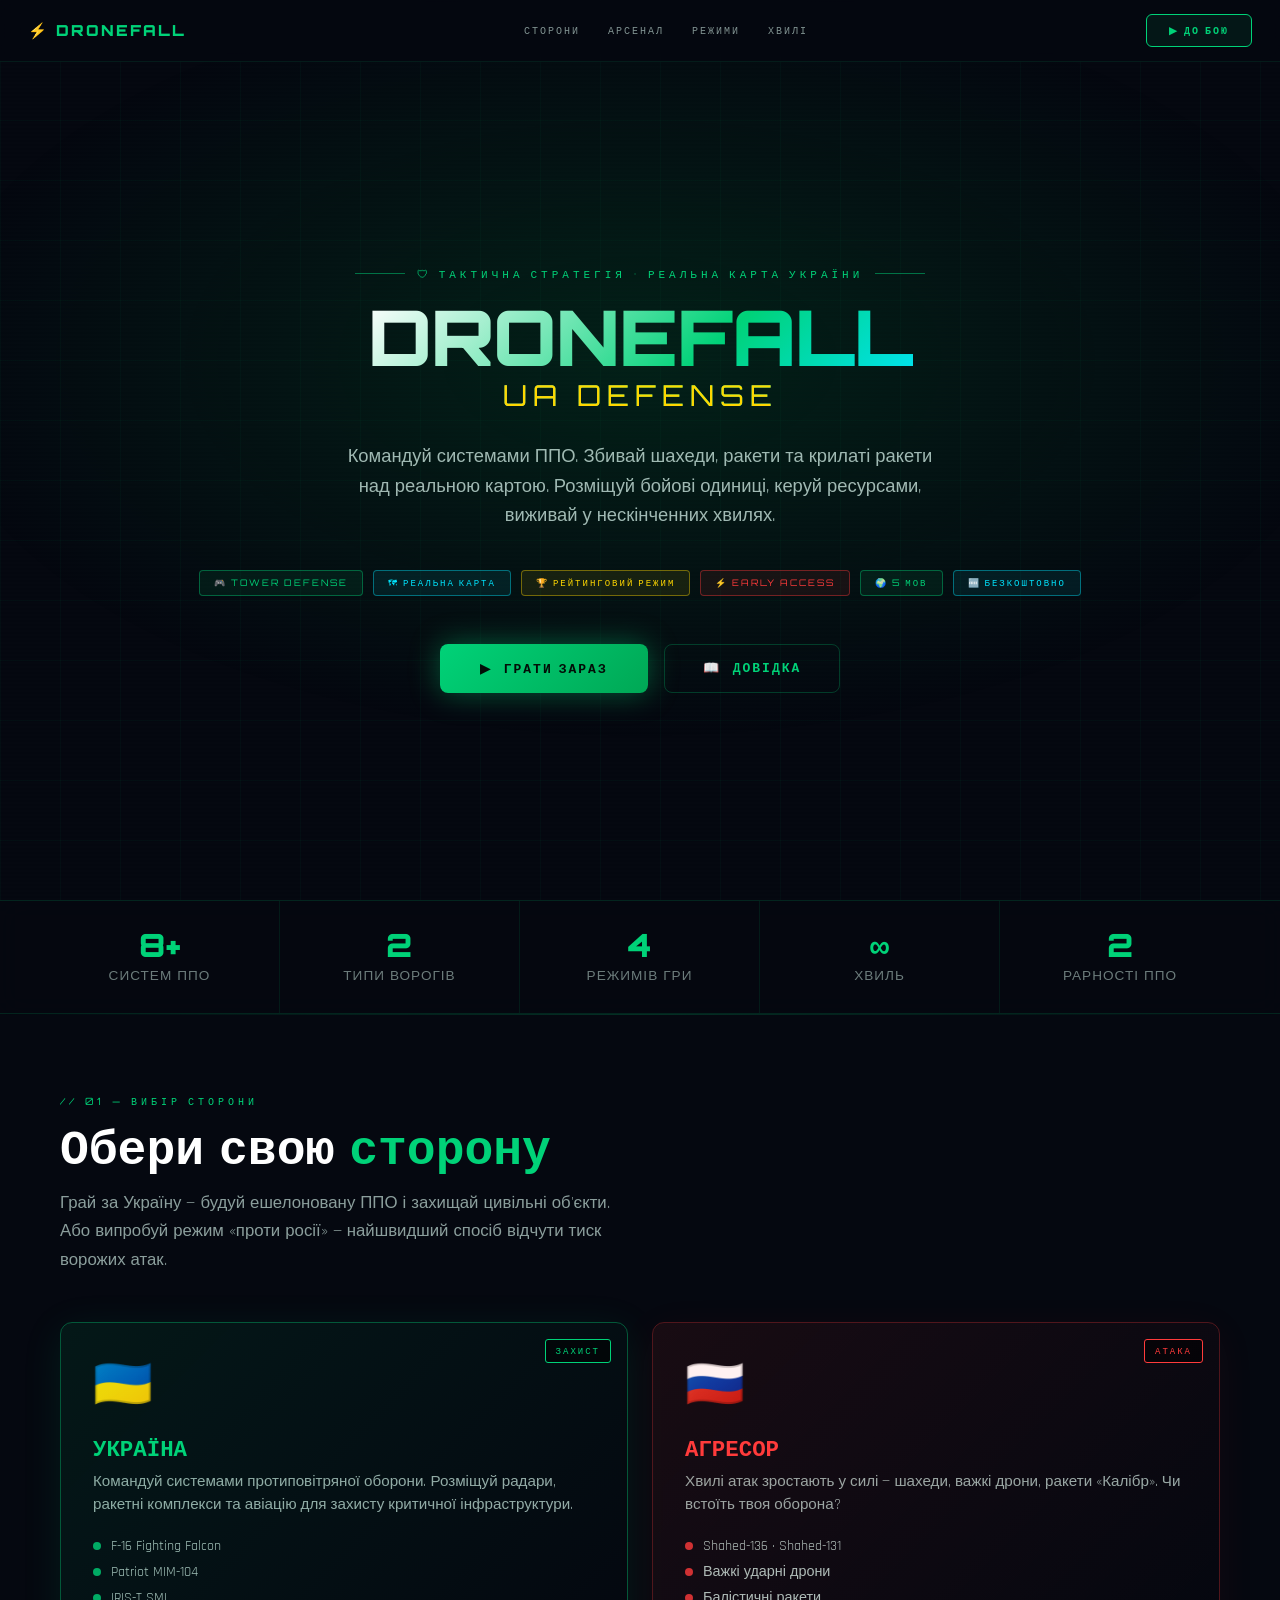
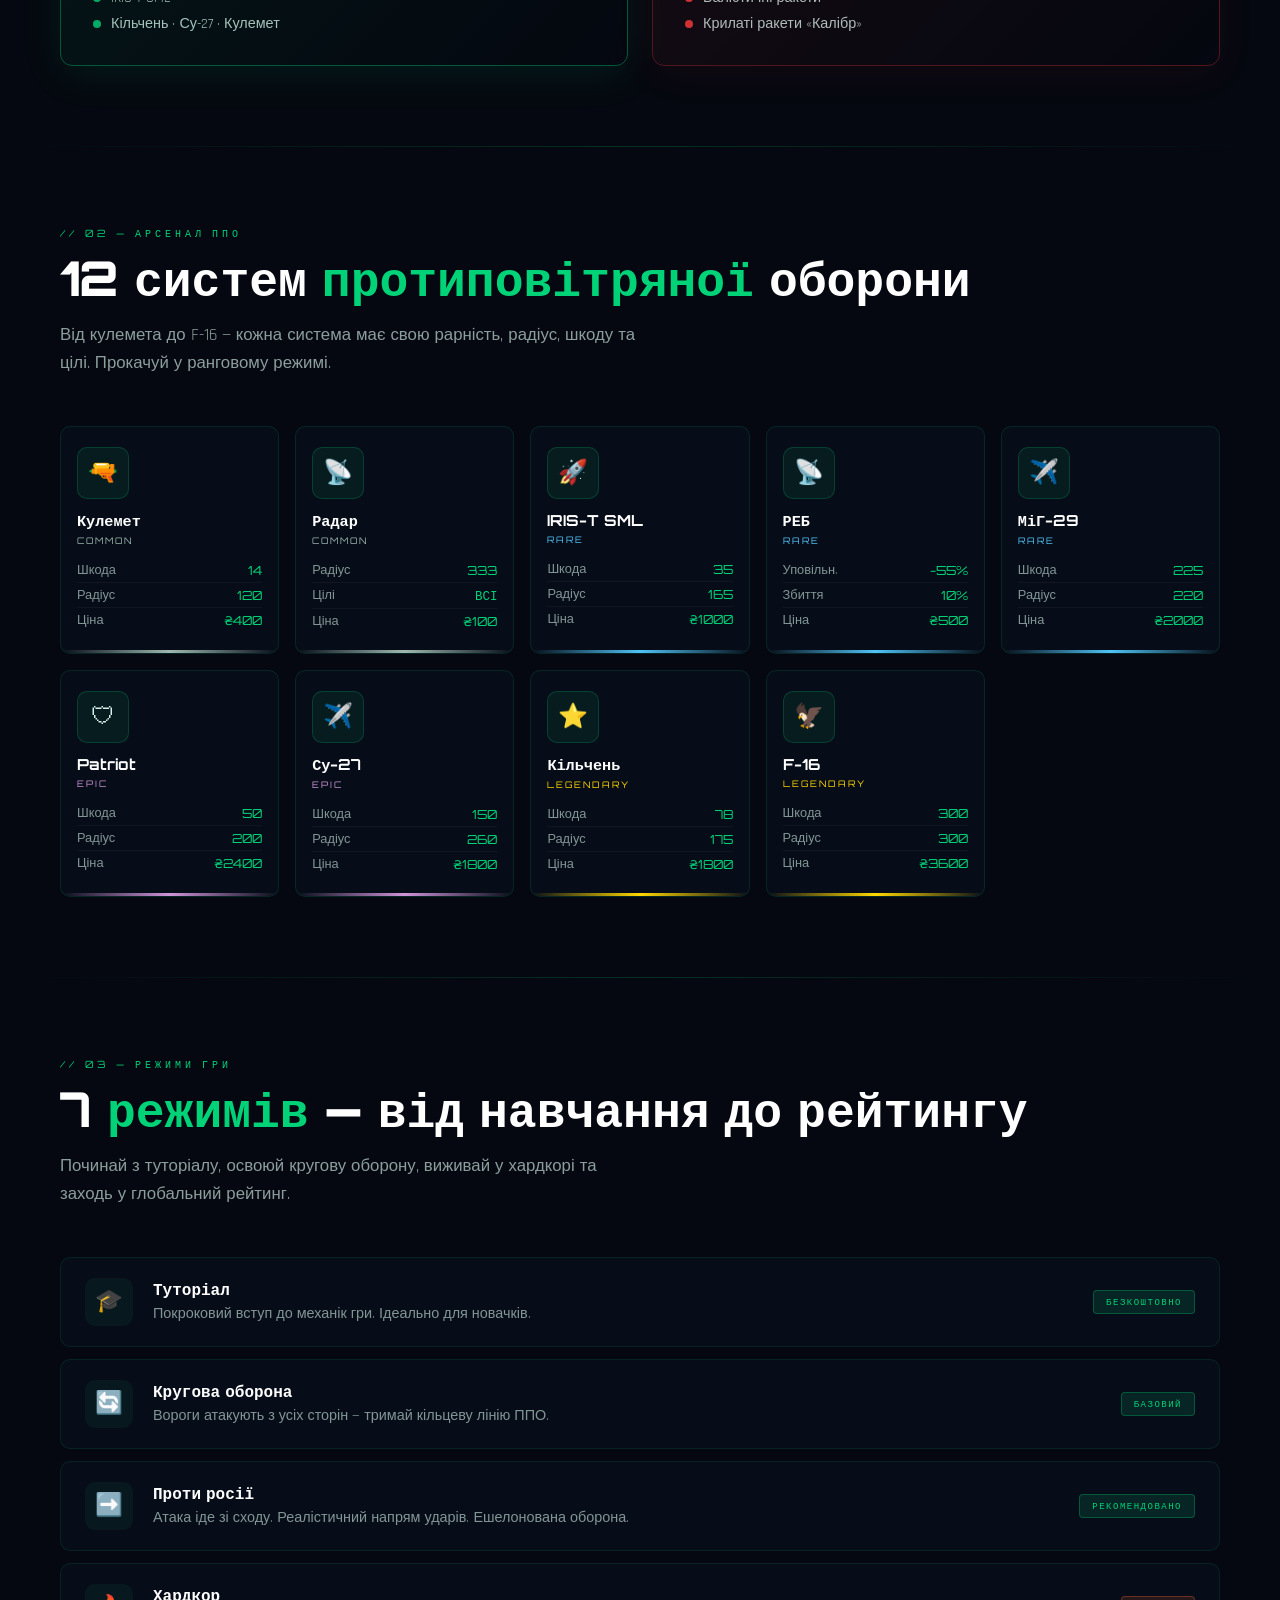
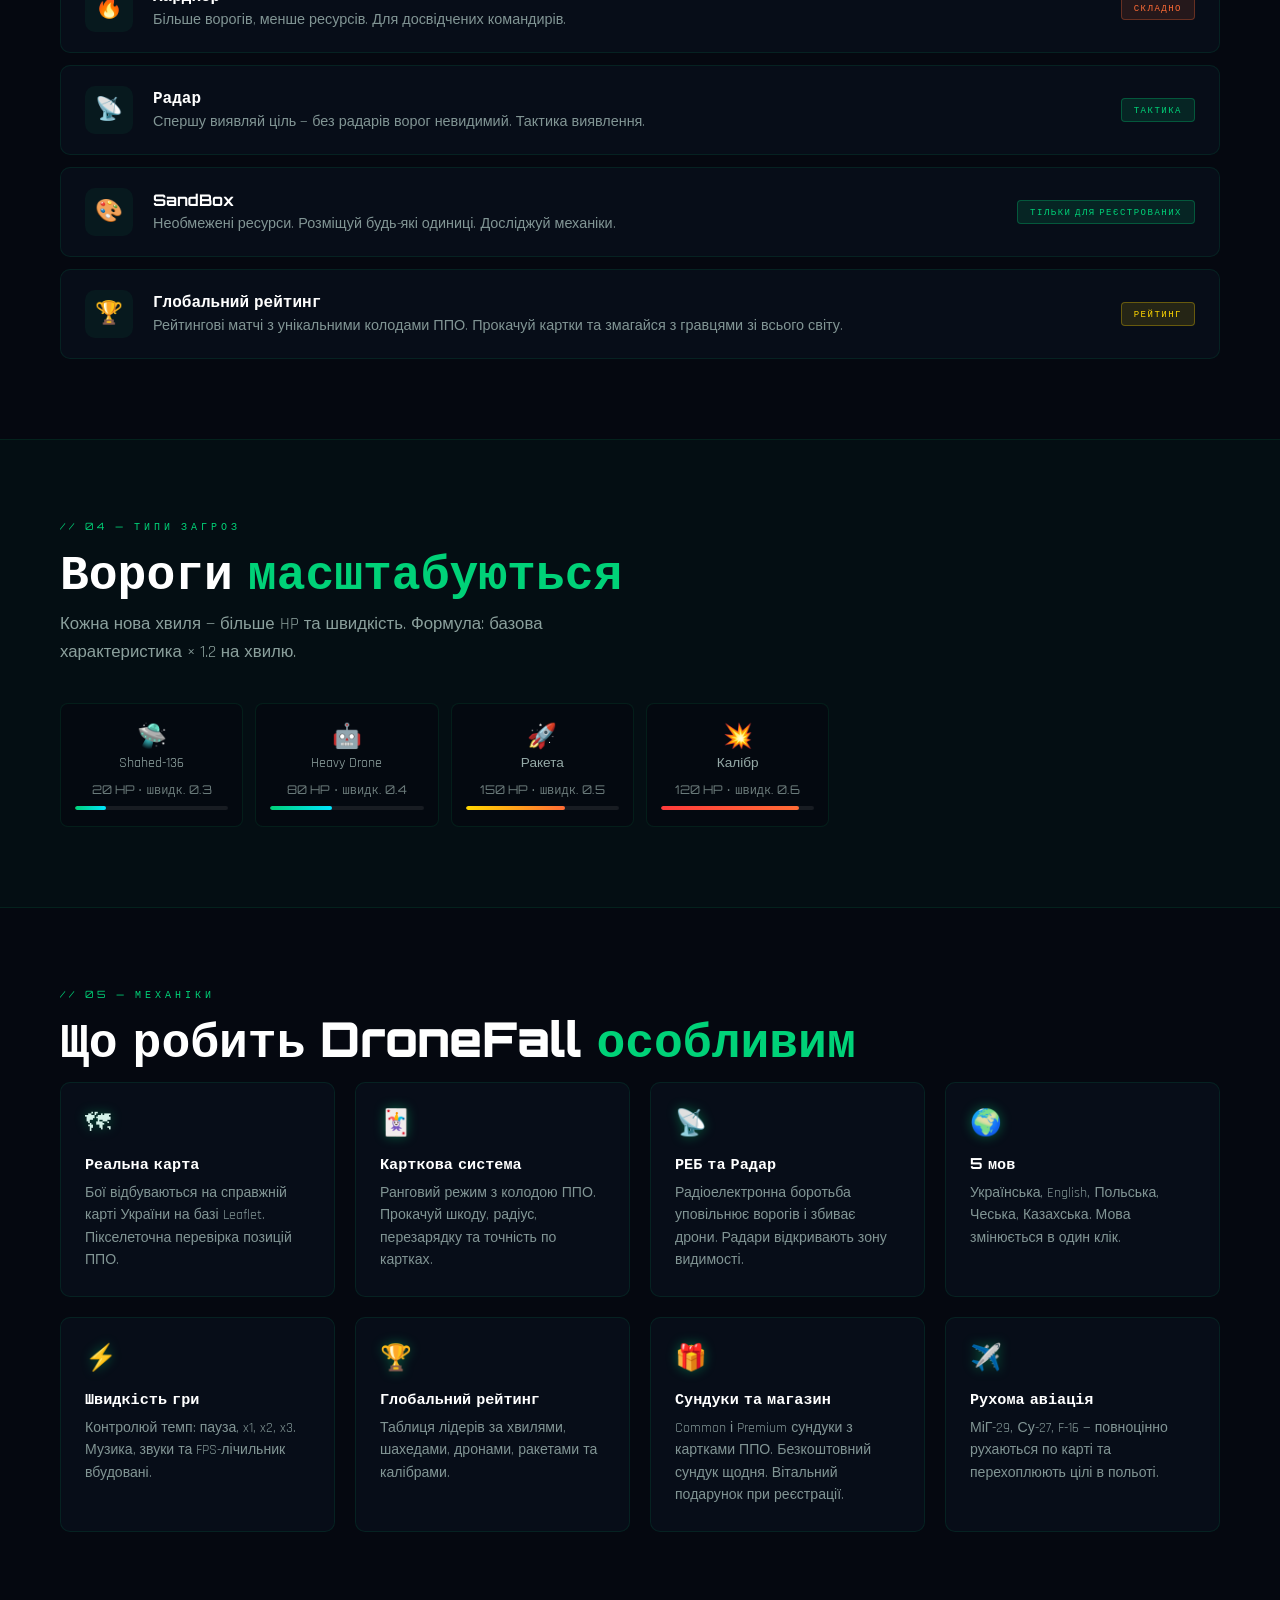
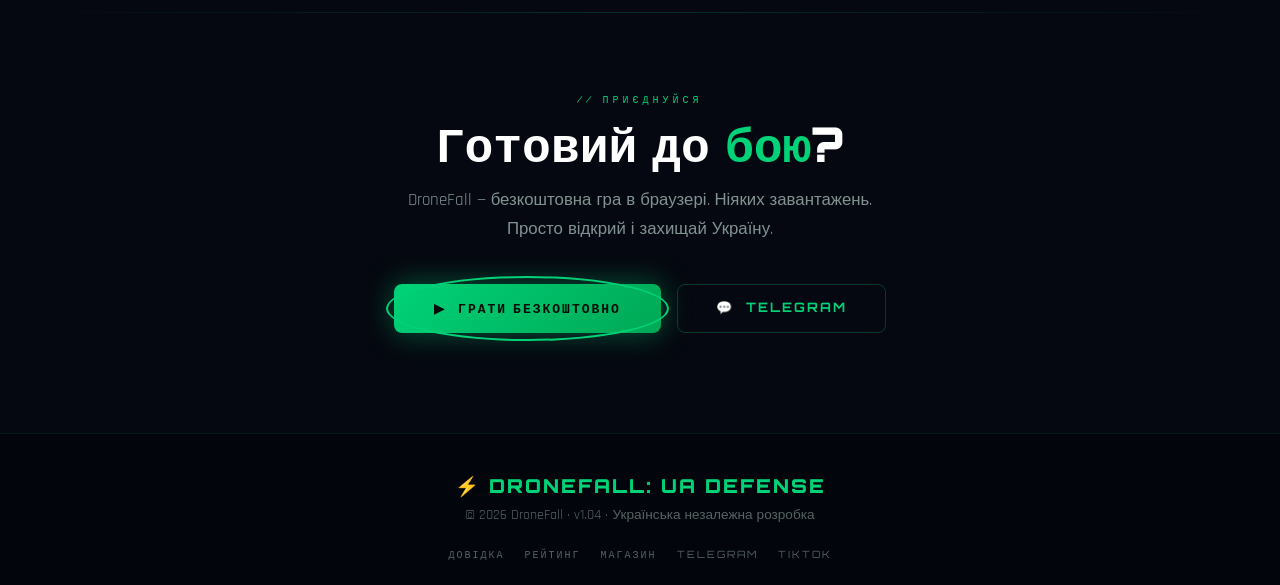
<file: dronefall-landing.html>
<!DOCTYPE html>
<html lang="uk">
<head>
<meta charset="UTF-8">
<meta name="viewport" content="width=device-width, initial-scale=1.0">
<title>DroneFall: UA Defense</title>
<link href="https://fonts.googleapis.com/css2?family=Orbitron:wght@400;700;900&family=Rajdhani:wght@400;600;700&display=swap" rel="stylesheet">
<link rel="stylesheet" href="https://cdnjs.cloudflare.com/ajax/libs/font-awesome/6.5.1/css/all.min.css">
<style>
*,*::before,*::after{box-sizing:border-box;margin:0;padding:0}
:root{
  --green:#00d278;--cyan:#00e5ff;--gold:#ffd700;--red:#ff3b3b;--orange:#ff6b35;
  --bg:#050810;--panel:rgba(8,14,26,0.95);--glass:rgba(0,210,120,0.15);
  --border:rgba(0,210,120,0.25);--font-hud:'Orbitron',monospace;--font-body:'Rajdhani',sans-serif;
}
html{scroll-behavior:smooth}
body{
  font-family:var(--font-body);background:var(--bg);color:#d4f0e8;
  min-height:100vh;overflow-x:hidden;
}

/* SCANLINE OVERLAY */
body::before{
  content:'';position:fixed;inset:0;z-index:0;pointer-events:none;
  background:repeating-linear-gradient(0deg,transparent,transparent 2px,rgba(0,0,0,0.04) 2px,rgba(0,0,0,0.04) 4px);
}

/* GRID BG */
body::after{
  content:'';position:fixed;inset:0;z-index:0;pointer-events:none;
  background-image:
    linear-gradient(rgba(0,210,120,0.04) 1px,transparent 1px),
    linear-gradient(90deg,rgba(0,210,120,0.04) 1px,transparent 1px);
  background-size:60px 60px;
}

/* ── HERO ─────────────────────────────────────── */
.hero{
  position:relative;z-index:1;min-height:100vh;
  display:flex;flex-direction:column;align-items:center;justify-content:center;
  padding:40px 20px;text-align:center;
  background:radial-gradient(ellipse 80% 60% at 50% 40%,rgba(0,80,40,0.35) 0%,transparent 70%);
}

.hero-eyebrow{
  font-family:var(--font-hud);font-size:11px;letter-spacing:4px;
  color:var(--green);text-transform:uppercase;margin-bottom:18px;
  display:flex;align-items:center;gap:12px;
}
.hero-eyebrow::before,.hero-eyebrow::after{
  content:'';display:block;height:1px;width:50px;background:var(--green);opacity:.5;
}

.hero-title{
  font-family:var(--font-hud);font-size:clamp(2.4rem,6vw,5rem);font-weight:900;
  line-height:1;letter-spacing:-1px;
  background:linear-gradient(135deg,#ffffff 0%,var(--green) 60%,var(--cyan) 100%);
  -webkit-background-clip:text;-webkit-text-fill-color:transparent;background-clip:text;
  margin-bottom:8px;
}
.hero-title span{
  display:block;font-size:clamp(1rem,2.5vw,1.8rem);font-weight:400;
  -webkit-text-fill-color:var(--gold);letter-spacing:6px;margin-top:6px;
}

.hero-desc{
  max-width:620px;font-size:1.15rem;color:rgba(212,240,232,0.75);
  line-height:1.6;margin:24px auto 40px;
}

.hero-badges{
  display:flex;flex-wrap:wrap;gap:10px;justify-content:center;margin-bottom:48px;
}
.badge{
  font-family:var(--font-hud);font-size:9px;letter-spacing:2px;
  padding:6px 14px;border:1px solid;border-radius:4px;text-transform:uppercase;
}
.badge-green{color:var(--green);border-color:rgba(0,210,120,0.4);background:rgba(0,210,120,0.08)}
.badge-gold{color:var(--gold);border-color:rgba(255,215,0,0.4);background:rgba(255,215,0,0.08)}
.badge-red{color:var(--red);border-color:rgba(255,59,59,0.4);background:rgba(255,59,59,0.08)}
.badge-cyan{color:var(--cyan);border-color:rgba(0,229,255,0.4);background:rgba(0,229,255,0.08)}

.hero-cta{display:flex;gap:16px;flex-wrap:wrap;justify-content:center}

.btn-primary{
  font-family:var(--font-hud);font-size:13px;font-weight:700;letter-spacing:2px;
  padding:16px 40px;border:none;border-radius:8px;cursor:pointer;
  background:linear-gradient(135deg,var(--green),#00a855);
  color:#020d07;text-transform:uppercase;
  box-shadow:0 0 30px rgba(0,210,120,0.4);
  transition:all .25s ease;text-decoration:none;display:inline-block;
}
.btn-primary:hover{transform:translateY(-3px);box-shadow:0 0 50px rgba(0,210,120,0.6)}
.btn-primary:active{transform:translateY(0)}

.btn-secondary{
  font-family:var(--font-hud);font-size:13px;font-weight:700;letter-spacing:2px;
  padding:14px 38px;border:1px solid var(--border);border-radius:8px;cursor:pointer;
  background:transparent;color:var(--green);text-transform:uppercase;
  transition:all .25s ease;text-decoration:none;display:inline-block;
}
.btn-secondary:hover{background:rgba(0,210,120,0.1);border-color:var(--green)}

/* ── STATS BAR ────────────────────────────────── */
.stats-bar{
  position:relative;z-index:1;
  display:flex;flex-wrap:wrap;justify-content:center;gap:0;
  border-top:1px solid rgba(0,210,120,0.15);border-bottom:1px solid rgba(0,210,120,0.15);
  background:rgba(5,8,16,0.8);backdrop-filter:blur(12px);
}
.stat-item{
  flex:1;min-width:160px;max-width:240px;
  padding:28px 20px;text-align:center;
  border-right:1px solid rgba(0,210,120,0.1);
}
.stat-item:last-child{border-right:none}
.stat-num{
  font-family:var(--font-hud);font-size:2rem;font-weight:900;
  color:var(--green);display:block;line-height:1;
}
.stat-label{font-size:.85rem;color:rgba(212,240,232,0.5);letter-spacing:1px;margin-top:6px}

/* ── SIDES SECTION ────────────────────────────── */
.section{
  position:relative;z-index:1;padding:80px 20px;max-width:1200px;margin:0 auto;
}
.section-tag{
  font-family:var(--font-hud);font-size:10px;letter-spacing:4px;
  color:var(--green);text-transform:uppercase;margin-bottom:12px;
}
.section-title{
  font-family:var(--font-hud);font-size:clamp(1.8rem,4vw,3rem);font-weight:900;
  color:#fff;line-height:1.1;margin-bottom:16px;
}
.section-title em{color:var(--green);font-style:normal}
.section-desc{
  font-size:1.05rem;color:rgba(212,240,232,0.65);
  max-width:580px;line-height:1.7;margin-bottom:48px;
}

.sides-grid{display:grid;grid-template-columns:repeat(auto-fit,minmax(280px,1fr));gap:24px}

.side-card{
  border-radius:12px;border:1px solid;padding:32px;
  position:relative;overflow:hidden;cursor:pointer;
  transition:transform .3s ease,box-shadow .3s ease;
}
.side-card::before{
  content:'';position:absolute;inset:0;opacity:.08;
  background:linear-gradient(135deg,currentColor,transparent);
}
.side-card:hover{transform:translateY(-6px)}

.side-ua{
  border-color:rgba(0,210,120,0.4);color:var(--green);
  box-shadow:0 8px 40px rgba(0,210,120,0.1);
}
.side-ua:hover{box-shadow:0 16px 60px rgba(0,210,120,0.25)}

.side-ru{
  border-color:rgba(255,59,59,0.3);color:var(--red);
  box-shadow:0 8px 40px rgba(255,59,59,0.06);
}
.side-ru:hover{box-shadow:0 16px 60px rgba(255,59,59,0.18)}

.side-flag{font-size:3rem;display:block;margin-bottom:16px}
.side-name{
  font-family:var(--font-hud);font-size:1.4rem;font-weight:900;
  color:inherit;display:block;margin-bottom:8px;
}
.side-role{
  font-size:.95rem;color:rgba(212,240,232,0.7);margin-bottom:20px;line-height:1.5;
}
.side-units{display:flex;flex-direction:column;gap:8px}
.unit-row{
  display:flex;align-items:center;gap:10px;
  font-size:.9rem;color:rgba(212,240,232,0.8);
}
.unit-dot{
  width:8px;height:8px;border-radius:50%;background:currentColor;
  flex-shrink:0;opacity:.8;
}
.side-badge{
  position:absolute;top:16px;right:16px;
  font-family:var(--font-hud);font-size:9px;letter-spacing:2px;
  padding:5px 10px;border:1px solid currentColor;border-radius:3px;
  background:rgba(0,0,0,0.5);color:inherit;
}

/* ── PPO GRID ─────────────────────────────────── */
.ppo-grid{
  display:grid;
  grid-template-columns:repeat(auto-fill,minmax(200px,1fr));
  gap:16px;
}
.ppo-card{
  background:var(--panel);border-radius:10px;padding:20px 16px;
  border:1px solid rgba(0,210,120,0.12);
  transition:all .25s ease;position:relative;overflow:hidden;
}
.ppo-card::after{
  content:'';position:absolute;bottom:0;left:0;right:0;height:3px;
  background:linear-gradient(90deg,transparent,var(--rarity-color,var(--green)),transparent);
}
.ppo-card:hover{
  border-color:rgba(0,210,120,0.35);
  transform:translateY(-4px);
  box-shadow:0 12px 40px rgba(0,0,0,0.5);
}
.ppo-icon{
  width:52px;height:52px;border-radius:10px;
  background:rgba(0,210,120,0.08);border:1px solid rgba(0,210,120,0.2);
  display:flex;align-items:center;justify-content:center;
  font-size:1.5rem;margin-bottom:12px;
}
.ppo-name{
  font-family:var(--font-hud);font-size:.95rem;font-weight:700;
  color:#fff;margin-bottom:4px;
}
.ppo-rarity{
  font-family:var(--font-hud);font-size:9px;letter-spacing:2px;
  text-transform:uppercase;margin-bottom:12px;
}
.rarity-common{color:#9db8b0}
.rarity-rare{color:#4fc3f7}
.rarity-epic{color:#ce93d8}
.rarity-legendary{color:var(--gold)}

.ppo-stat{
  display:flex;justify-content:space-between;
  font-size:.8rem;color:rgba(212,240,232,0.6);
  padding:4px 0;border-bottom:1px solid rgba(255,255,255,0.04);
}
.ppo-stat:last-child{border-bottom:none}
.ppo-stat-val{color:var(--green);font-family:var(--font-hud);font-size:.78rem}

/* ── MODES ────────────────────────────────────── */
.modes-list{display:flex;flex-direction:column;gap:12px}
.mode-item{
  background:var(--panel);border:1px solid rgba(0,210,120,0.1);
  border-radius:10px;padding:20px 24px;
  display:flex;align-items:center;gap:20px;
  transition:all .2s ease;cursor:default;
}
.mode-item:hover{border-color:rgba(0,210,120,0.3);background:rgba(8,18,30,0.98)}
.mode-icon-wrap{
  width:48px;height:48px;flex-shrink:0;border-radius:10px;
  display:flex;align-items:center;justify-content:center;font-size:1.4rem;
  background:rgba(0,210,120,0.06);
}
.mode-info-name{
  font-family:var(--font-hud);font-size:1rem;font-weight:700;
  color:#fff;margin-bottom:4px;
}
.mode-info-desc{font-size:.9rem;color:rgba(212,240,232,0.6);line-height:1.4}
.mode-chip{
  margin-left:auto;font-family:var(--font-hud);font-size:9px;letter-spacing:1.5px;
  padding:5px 12px;border-radius:4px;white-space:nowrap;flex-shrink:0;
}
.chip-free{background:rgba(0,210,120,0.12);color:var(--green);border:1px solid rgba(0,210,120,0.3)}
.chip-ranked{background:rgba(255,215,0,0.12);color:var(--gold);border:1px solid rgba(255,215,0,0.3)}
.chip-hard{background:rgba(255,107,53,0.12);color:var(--orange);border:1px solid rgba(255,107,53,0.3)}

/* ── FEATURE GRID ─────────────────────────────── */
.features-grid{
  display:grid;grid-template-columns:repeat(auto-fill,minmax(240px,1fr));gap:20px;
}
.feature-card{
  background:var(--panel);border:1px solid rgba(0,210,120,0.1);border-radius:10px;
  padding:24px;transition:border-color .2s ease;
}
.feature-card:hover{border-color:rgba(0,210,120,0.28)}
.feature-icon{
  font-size:1.6rem;margin-bottom:14px;display:block;
  filter:drop-shadow(0 0 6px rgba(0,210,120,0.4));
}
.feature-title{
  font-family:var(--font-hud);font-size:.95rem;font-weight:700;
  color:#fff;margin-bottom:8px;
}
.feature-text{font-size:.88rem;color:rgba(212,240,232,0.6);line-height:1.6}

/* ── WAVES SECTION ────────────────────────────── */
.waves-section{
  position:relative;z-index:1;
  background:rgba(0,210,120,0.03);
  border-top:1px solid rgba(0,210,120,0.1);
  border-bottom:1px solid rgba(0,210,120,0.1);
}
.waves-inner{max-width:1200px;margin:0 auto;padding:80px 20px}
.waves-grid{
  display:grid;grid-template-columns:repeat(auto-fill,minmax(180px,1fr));gap:12px;
}
.wave-card{
  border:1px solid rgba(0,210,120,0.1);border-radius:8px;padding:16px 14px;
  background:rgba(5,8,16,0.6);text-align:center;
  transition:all .2s ease;
}
.wave-card:hover{border-color:rgba(0,210,120,0.3);background:rgba(0,30,20,0.5)}
.wave-num{
  font-family:var(--font-hud);font-size:1.5rem;font-weight:900;
  color:var(--green);display:block;margin-bottom:4px;
}
.wave-name{font-size:.85rem;color:rgba(212,240,232,0.7);margin-bottom:10px}
.wave-bar{height:4px;border-radius:2px;background:rgba(255,255,255,0.08);overflow:hidden}
.wave-fill{height:100%;border-radius:2px;background:linear-gradient(90deg,var(--green),var(--cyan))}

/* ── FOOTER ───────────────────────────────────── */
.footer{
  position:relative;z-index:1;
  border-top:1px solid rgba(0,210,120,0.1);
  padding:40px 20px;text-align:center;
  background:rgba(2,5,10,0.8);
}
.footer-logo{
  font-family:var(--font-hud);font-size:1.2rem;font-weight:900;
  color:var(--green);letter-spacing:2px;margin-bottom:8px;
}
.footer-sub{font-size:.85rem;color:rgba(212,240,232,0.4);margin-bottom:24px}
.footer-links{display:flex;gap:20px;justify-content:center;flex-wrap:wrap}
.footer-link{
  font-family:var(--font-hud);font-size:10px;letter-spacing:2px;
  color:rgba(212,240,232,0.4);text-decoration:none;text-transform:uppercase;
  transition:color .2s ease;
}
.footer-link:hover{color:var(--green)}

/* ── NAV ──────────────────────────────────────── */
.nav{
  position:fixed;top:0;left:0;right:0;z-index:100;
  display:flex;align-items:center;justify-content:space-between;
  padding:14px 28px;
  background:rgba(5,8,16,0.85);backdrop-filter:blur(16px);
  border-bottom:1px solid rgba(0,210,120,0.1);
}
.nav-logo{
  font-family:var(--font-hud);font-size:.95rem;font-weight:900;
  color:var(--green);letter-spacing:2px;text-decoration:none;
}
.nav-links{display:flex;gap:28px;align-items:center}
.nav-link{
  font-family:var(--font-hud);font-size:10px;letter-spacing:2px;
  color:rgba(212,240,232,0.6);text-decoration:none;text-transform:uppercase;
  transition:color .2s ease;
}
.nav-link:hover{color:var(--green)}
.nav-cta{
  font-family:var(--font-hud);font-size:10px;font-weight:700;letter-spacing:2px;
  padding:9px 22px;border:1px solid var(--green);border-radius:6px;
  background:rgba(0,210,120,0.08);color:var(--green);text-decoration:none;
  text-transform:uppercase;transition:all .2s ease;
}
.nav-cta:hover{background:rgba(0,210,120,0.18);box-shadow:0 0 20px rgba(0,210,120,0.2)}

/* ── DIVIDER ──────────────────────────────────── */
.divider{
  position:relative;z-index:1;height:1px;
  background:linear-gradient(90deg,transparent,rgba(0,210,120,0.2),transparent);
  margin:0;
}

/* ── SCROLL ANIMATION ─────────────────────────── */
.reveal{opacity:0;transform:translateY(30px);transition:opacity .6s ease,transform .6s ease}
.reveal.visible{opacity:1;transform:translateY(0)}

/* ── RADAR BLINK ──────────────────────────────── */
@keyframes radar-blink{0%,100%{opacity:1}50%{opacity:.3}}
.blink{animation:radar-blink 2s ease-in-out infinite}

/* ── PULSE ────────────────────────────────────── */
@keyframes pulse-ring{0%{transform:scale(.9);opacity:.8}100%{transform:scale(1.6);opacity:0}}
.pulse-wrap{position:relative;display:inline-block}
.pulse-ring{
  position:absolute;inset:-8px;border-radius:50%;
  border:2px solid var(--green);animation:pulse-ring 2s cubic-bezier(.2,.8,.2,1) infinite;
}

/* ── MOBILE ───────────────────────────────────── */
@media(max-width:680px){
  .nav-links{display:none}
  .modes-list .mode-chip{display:none}
  .stat-item{min-width:120px;padding:18px 10px}
  .stat-num{font-size:1.4rem}
}
</style>
</head>
<body>

<!-- NAV -->
<nav class="nav">
  <a href="#" class="nav-logo">⚡ DRONEFALL</a>
  <div class="nav-links">
    <a href="#sides" class="nav-link">Сторони</a>
    <a href="#arsenal" class="nav-link">Арсенал</a>
    <a href="#modes" class="nav-link">Режими</a>
    <a href="#waves" class="nav-link">Хвилі</a>
  </div>
  <a href="index.html" class="nav-cta">▶ До бою</a>
</nav>

<!-- HERO -->
<section class="hero" style="padding-top:100px">
  <div class="hero-eyebrow blink">
    🛡 ТАКТИЧНА СТРАТЕГІЯ • РЕАЛЬНА КАРТА УКРАЇНИ
  </div>
  <h1 class="hero-title">
    DRONEFALL
    <span>UA DEFENSE</span>
  </h1>
  <p class="hero-desc">
    Командуй системами ППО. Збивай шахеди, ракети та крилаті ракети над реальною картою. 
    Розміщуй бойові одиниці, керуй ресурсами, виживай у нескінченних хвилях.
  </p>
  <div class="hero-badges">
    <span class="badge badge-green">🎮 Tower Defense</span>
    <span class="badge badge-cyan">🗺 Реальна карта</span>
    <span class="badge badge-gold">🏆 Рейтинговий режим</span>
    <span class="badge badge-red">⚡ Early Access</span>
    <span class="badge badge-green">🌍 5 мов</span>
    <span class="badge badge-cyan">🆓 Безкоштовно</span>
  </div>
  <div class="hero-cta">
    <a href="index.html" class="btn-primary">▶&nbsp; Грати зараз</a>
    <a href="guide.html" class="btn-secondary">📖&nbsp; Довідка</a>
  </div>
</section>

<!-- STATS BAR -->
<div class="stats-bar">
  <div class="stat-item">
    <span class="stat-num" id="cnt-ppo">12+</span>
    <div class="stat-label">СИСТЕМ ППО</div>
  </div>
  <div class="stat-item">
    <span class="stat-num">4</span>
    <div class="stat-label">ТИПИ ВОРОГІВ</div>
  </div>
  <div class="stat-item">
    <span class="stat-num">7</span>
    <div class="stat-label">РЕЖИМІВ ГРИ</div>
  </div>
  <div class="stat-item">
    <span class="stat-num">∞</span>
    <div class="stat-label">ХВИЛЬ</div>
  </div>
  <div class="stat-item">
    <span class="stat-num">4</span>
    <div class="stat-label">РАРНОСТІ ППО</div>
  </div>
</div>

<div class="divider"></div>

<!-- SIDES -->
<div id="sides" class="section reveal">
  <div class="section-tag">// 01 — ВИБІР СТОРОНИ</div>
  <h2 class="section-title">Обери свою <em>сторону</em></h2>
  <p class="section-desc">
    Грай за Україну — будуй ешелоновану ППО і захищай цивільні об'єкти. 
    Або випробуй режим «проти росії» — найшвидший спосіб відчути тиск ворожих атак.
  </p>
  <div class="sides-grid">

    <div class="side-card side-ua">
      <span class="side-badge">ЗАХИСТ</span>
      <span class="side-flag">🇺🇦</span>
      <span class="side-name">УКРАЇНА</span>
      <p class="side-role">
        Командуй системами протиповітряної оборони. Розміщуй радари, ракетні комплекси та авіацію для захисту критичної інфраструктури.
      </p>
      <div class="side-units">
        <div class="unit-row"><div class="unit-dot" style="background:var(--green)"></div>F-16 Fighting Falcon</div>
        <div class="unit-row"><div class="unit-dot" style="background:var(--green)"></div>Patriot MIM-104</div>
        <div class="unit-row"><div class="unit-dot" style="background:var(--green)"></div>IRIS-T SML</div>
        <div class="unit-row"><div class="unit-dot" style="background:var(--green)"></div>Кільчень · Су-27 · Кулемет</div>
      </div>
    </div>

    <div class="side-card side-ru">
      <span class="side-badge">АТАКА</span>
      <span class="side-flag">🇷🇺</span>
      <span class="side-name">АГРЕСОР</span>
      <p class="side-role">
        Хвилі атак зростають у силі — шахеди, важкі дрони, ракети «Калібр». Чи встоїть твоя оборона?
      </p>
      <div class="side-units">
        <div class="unit-row"><div class="unit-dot" style="background:var(--red)"></div>Shahed-136 · Shahed-131</div>
        <div class="unit-row"><div class="unit-dot" style="background:var(--red)"></div>Важкі ударні дрони</div>
        <div class="unit-row"><div class="unit-dot" style="background:var(--red)"></div>Балістичні ракети</div>
        <div class="unit-row"><div class="unit-dot" style="background:var(--red)"></div>Крилаті ракети «Калібр»</div>
      </div>
    </div>

  </div>
</div>

<div class="divider"></div>

<!-- PPO ARSENAL -->
<div id="arsenal" class="section reveal">
  <div class="section-tag">// 02 — АРСЕНАЛ ППО</div>
  <h2 class="section-title">12 систем <em>протиповітряної</em> оборони</h2>
  <p class="section-desc">
    Від кулемета до F-16 — кожна система має свою рарність, радіус, шкоду та цілі. Прокачуй у ранговому режимі.
  </p>
  <div class="ppo-grid">

    <div class="ppo-card" style="--rarity-color:#9db8b0">
      <div class="ppo-icon">🔫</div>
      <div class="ppo-name">Кулемет</div>
      <div class="ppo-rarity rarity-common">Common</div>
      <div class="ppo-stat"><span>Шкода</span><span class="ppo-stat-val">14</span></div>
      <div class="ppo-stat"><span>Радіус</span><span class="ppo-stat-val">120</span></div>
      <div class="ppo-stat"><span>Ціна</span><span class="ppo-stat-val">₴400</span></div>
    </div>

    <div class="ppo-card" style="--rarity-color:#9db8b0">
      <div class="ppo-icon">📡</div>
      <div class="ppo-name">Радар</div>
      <div class="ppo-rarity rarity-common">Common</div>
      <div class="ppo-stat"><span>Радіус</span><span class="ppo-stat-val">333</span></div>
      <div class="ppo-stat"><span>Цілі</span><span class="ppo-stat-val">ВСІ</span></div>
      <div class="ppo-stat"><span>Ціна</span><span class="ppo-stat-val">₴100</span></div>
    </div>

    <div class="ppo-card" style="--rarity-color:#4fc3f7">
      <div class="ppo-icon">🚀</div>
      <div class="ppo-name">IRIS-T SML</div>
      <div class="ppo-rarity rarity-rare">Rare</div>
      <div class="ppo-stat"><span>Шкода</span><span class="ppo-stat-val">35</span></div>
      <div class="ppo-stat"><span>Радіус</span><span class="ppo-stat-val">165</span></div>
      <div class="ppo-stat"><span>Ціна</span><span class="ppo-stat-val">₴1000</span></div>
    </div>

    <div class="ppo-card" style="--rarity-color:#4fc3f7">
      <div class="ppo-icon">📡</div>
      <div class="ppo-name">РЕБ</div>
      <div class="ppo-rarity rarity-rare">Rare</div>
      <div class="ppo-stat"><span>Уповільн.</span><span class="ppo-stat-val">-55%</span></div>
      <div class="ppo-stat"><span>Збиття</span><span class="ppo-stat-val">10%</span></div>
      <div class="ppo-stat"><span>Ціна</span><span class="ppo-stat-val">₴500</span></div>
    </div>

    <div class="ppo-card" style="--rarity-color:#4fc3f7">
      <div class="ppo-icon">✈️</div>
      <div class="ppo-name">МіГ-29</div>
      <div class="ppo-rarity rarity-rare">Rare</div>
      <div class="ppo-stat"><span>Шкода</span><span class="ppo-stat-val">225</span></div>
      <div class="ppo-stat"><span>Радіус</span><span class="ppo-stat-val">220</span></div>
      <div class="ppo-stat"><span>Ціна</span><span class="ppo-stat-val">₴2000</span></div>
    </div>

    <div class="ppo-card" style="--rarity-color:#ce93d8">
      <div class="ppo-icon">🛡</div>
      <div class="ppo-name">Patriot</div>
      <div class="ppo-rarity rarity-epic">Epic</div>
      <div class="ppo-stat"><span>Шкода</span><span class="ppo-stat-val">50</span></div>
      <div class="ppo-stat"><span>Радіус</span><span class="ppo-stat-val">200</span></div>
      <div class="ppo-stat"><span>Ціна</span><span class="ppo-stat-val">₴2400</span></div>
    </div>

    <div class="ppo-card" style="--rarity-color:#ce93d8">
      <div class="ppo-icon">✈️</div>
      <div class="ppo-name">Су-27</div>
      <div class="ppo-rarity rarity-epic">Epic</div>
      <div class="ppo-stat"><span>Шкода</span><span class="ppo-stat-val">150</span></div>
      <div class="ppo-stat"><span>Радіус</span><span class="ppo-stat-val">260</span></div>
      <div class="ppo-stat"><span>Ціна</span><span class="ppo-stat-val">₴1800</span></div>
    </div>

    <div class="ppo-card" style="--rarity-color:var(--gold)">
      <div class="ppo-icon">⭐</div>
      <div class="ppo-name">Кільчень</div>
      <div class="ppo-rarity rarity-legendary">Legendary</div>
      <div class="ppo-stat"><span>Шкода</span><span class="ppo-stat-val">78</span></div>
      <div class="ppo-stat"><span>Радіус</span><span class="ppo-stat-val">175</span></div>
      <div class="ppo-stat"><span>Ціна</span><span class="ppo-stat-val">₴1800</span></div>
    </div>

    <div class="ppo-card" style="--rarity-color:var(--gold)">
      <div class="ppo-icon">🦅</div>
      <div class="ppo-name">F-16</div>
      <div class="ppo-rarity rarity-legendary">Legendary</div>
      <div class="ppo-stat"><span>Шкода</span><span class="ppo-stat-val">300</span></div>
      <div class="ppo-stat"><span>Радіус</span><span class="ppo-stat-val">300</span></div>
      <div class="ppo-stat"><span>Ціна</span><span class="ppo-stat-val">₴3600</span></div>
    </div>

  </div>
</div>

<div class="divider"></div>

<!-- MODES -->
<div id="modes" class="section reveal">
  <div class="section-tag">// 03 — РЕЖИМИ ГРИ</div>
  <h2 class="section-title">7 <em>режимів</em> — від навчання до рейтингу</h2>
  <p class="section-desc">
    Починай з туторіалу, освоюй кругову оборону, виживай у хардкорі та заходь у глобальний рейтинг.
  </p>
  <div class="modes-list">

    <div class="mode-item">
      <div class="mode-icon-wrap">🎓</div>
      <div>
        <div class="mode-info-name">Туторіал</div>
        <div class="mode-info-desc">Покроковий вступ до механік гри. Ідеально для новачків.</div>
      </div>
      <span class="mode-chip chip-free">БЕЗКОШТОВНО</span>
    </div>

    <div class="mode-item">
      <div class="mode-icon-wrap">🔄</div>
      <div>
        <div class="mode-info-name">Кругова оборона</div>
        <div class="mode-info-desc">Вороги атакують з усіх сторін — тримай кільцеву лінію ППО.</div>
      </div>
      <span class="mode-chip chip-free">БАЗОВИЙ</span>
    </div>

    <div class="mode-item">
      <div class="mode-icon-wrap" style="color:var(--red)">➡️</div>
      <div>
        <div class="mode-info-name">Проти росії</div>
        <div class="mode-info-desc">Атака іде зі сходу. Реалістичний напрям ударів. Ешелонована оборона.</div>
      </div>
      <span class="mode-chip chip-free">РЕКОМЕНДОВАНО</span>
    </div>

    <div class="mode-item">
      <div class="mode-icon-wrap" style="color:var(--orange)">🔥</div>
      <div>
        <div class="mode-info-name">Хардкор</div>
        <div class="mode-info-desc">Більше ворогів, менше ресурсів. Для досвідчених командирів.</div>
      </div>
      <span class="mode-chip chip-hard">СКЛАДНО</span>
    </div>

    <div class="mode-item">
      <div class="mode-icon-wrap" style="color:#4CAF50">📡</div>
      <div>
        <div class="mode-info-name">Радар</div>
        <div class="mode-info-desc">Спершу виявляй ціль — без радарів ворог невидимий. Тактика виявлення.</div>
      </div>
      <span class="mode-chip chip-free">ТАКТИКА</span>
    </div>

    <div class="mode-item">
      <div class="mode-icon-wrap" style="color:#9C27B0">🎨</div>
      <div>
        <div class="mode-info-name">SandBox</div>
        <div class="mode-info-desc">Необмежені ресурси. Розміщуй будь-які одиниці. Досліджуй механіки.</div>
      </div>
      <span class="mode-chip chip-free">ТІЛЬКИ ДЛЯ РЕЄСТРОВАНИХ</span>
    </div>

    <div class="mode-item">
      <div class="mode-icon-wrap" style="color:var(--gold)">🏆</div>
      <div>
        <div class="mode-info-name">Глобальний рейтинг</div>
        <div class="mode-info-desc">Рейтингові матчі з унікальними колодами ППО. Прокачуй картки та змагайся з гравцями зі всього світу.</div>
      </div>
      <span class="mode-chip chip-ranked">РЕЙТИНГ</span>
    </div>

  </div>
</div>

<!-- WAVES SECTION -->
<div id="waves" class="waves-section">
  <div class="waves-inner reveal">
    <div class="section-tag">// 04 — ТИПИ ЗАГРОЗ</div>
    <h2 class="section-title" style="margin-bottom:12px">Вороги <em>масштабуються</em></h2>
    <p class="section-desc" style="margin-bottom:36px">
      Кожна нова хвиля — більше HP та швидкість. Формула: базова характеристика × 1.2 на хвилю.
    </p>
    <div class="waves-grid">
      <div class="wave-card">
        <span class="wave-num">🛸</span>
        <div class="wave-name">Shahed-136</div>
        <div style="font-family:var(--font-hud);font-size:.75rem;color:rgba(212,240,232,0.5);margin-bottom:8px">20 HP · швидк. 0.3</div>
        <div class="wave-bar"><div class="wave-fill" style="width:20%"></div></div>
      </div>
      <div class="wave-card">
        <span class="wave-num">🤖</span>
        <div class="wave-name">Heavy Drone</div>
        <div style="font-family:var(--font-hud);font-size:.75rem;color:rgba(212,240,232,0.5);margin-bottom:8px">80 HP · швидк. 0.4</div>
        <div class="wave-bar"><div class="wave-fill" style="width:40%"></div></div>
      </div>
      <div class="wave-card">
        <span class="wave-num">🚀</span>
        <div class="wave-name">Ракета</div>
        <div style="font-family:var(--font-hud);font-size:.75rem;color:rgba(212,240,232,0.5);margin-bottom:8px">150 HP · швидк. 0.5</div>
        <div class="wave-bar"><div class="wave-fill" style="width:65%;background:linear-gradient(90deg,#ffd700,#ff6b35)"></div></div>
      </div>
      <div class="wave-card">
        <span class="wave-num">💥</span>
        <div class="wave-name">Калібр</div>
        <div style="font-family:var(--font-hud);font-size:.75rem;color:rgba(212,240,232,0.5);margin-bottom:8px">120 HP · швидк. 0.6</div>
        <div class="wave-bar"><div class="wave-fill" style="width:90%;background:linear-gradient(90deg,var(--red),#ff6b35)"></div></div>
      </div>
    </div>
  </div>
</div>

<!-- FEATURES -->
<div class="section reveal">
  <div class="section-tag">// 05 — МЕХАНІКИ</div>
  <h2 class="section-title">Що робить DroneFall <em>особливим</em></h2>
  <div class="features-grid">

    <div class="feature-card">
      <span class="feature-icon">🗺</span>
      <div class="feature-title">Реальна карта</div>
      <p class="feature-text">Бої відбуваються на справжній карті України на базі Leaflet. Пікселеточна перевірка позицій ППО.</p>
    </div>

    <div class="feature-card">
      <span class="feature-icon">🃏</span>
      <div class="feature-title">Карткова система</div>
      <p class="feature-text">Ранговий режим з колодою ППО. Прокачуй шкоду, радіус, перезарядку та точність по картках.</p>
    </div>

    <div class="feature-card">
      <span class="feature-icon">📡</span>
      <div class="feature-title">РЕБ та Радар</div>
      <p class="feature-text">Радіоелектронна боротьба уповільнює ворогів і збиває дрони. Радари відкривають зону видимості.</p>
    </div>

    <div class="feature-card">
      <span class="feature-icon">🌍</span>
      <div class="feature-title">5 мов</div>
      <p class="feature-text">Українська, English, Польська, Чеська, Казахська. Мова змінюється в один клік.</p>
    </div>

    <div class="feature-card">
      <span class="feature-icon">⚡</span>
      <div class="feature-title">Швидкість гри</div>
      <p class="feature-text">Контролюй темп: пауза, x1, x2, x3. Музика, звуки та FPS-лічильник вбудовані.</p>
    </div>

    <div class="feature-card">
      <span class="feature-icon">🏆</span>
      <div class="feature-title">Глобальний рейтинг</div>
      <p class="feature-text">Таблиця лідерів за хвилями, шахедами, дронами, ракетами та калібрами.</p>
    </div>

    <div class="feature-card">
      <span class="feature-icon">🎁</span>
      <div class="feature-title">Сундуки та магазин</div>
      <p class="feature-text">Common і Premium сундуки з картками ППО. Безкоштовний сундук щодня. Вітальний подарунок при реєстрації.</p>
    </div>

    <div class="feature-card">
      <span class="feature-icon">✈️</span>
      <div class="feature-title">Рухома авіація</div>
      <p class="feature-text">МіГ-29, Су-27, F-16 — повноцінно рухаються по карті та перехоплюють цілі в польоті.</p>
    </div>

  </div>
</div>

<div class="divider"></div>

<!-- CTA -->
<div class="section reveal" style="text-align:center;padding-bottom:100px">
  <div class="section-tag" style="justify-content:center;display:flex">// ПРИЄДНУЙСЯ</div>
  <h2 class="section-title" style="margin-bottom:16px">Готовий до <em>бою</em>?</h2>
  <p style="font-size:1.05rem;color:rgba(212,240,232,0.6);max-width:480px;margin:0 auto 40px;line-height:1.7">
    DroneFall — безкоштовна гра в браузері. Ніяких завантажень. Просто відкрий і захищай Україну.
  </p>
  <div class="hero-cta">
    <div class="pulse-wrap">
      <div class="pulse-ring"></div>
      <a href="index.html" class="btn-primary">▶&nbsp; Грати безкоштовно</a>
    </div>
    <a href="https://t.me/dronefall" target="_blank" class="btn-secondary">💬&nbsp; Telegram</a>
  </div>
</div>

<!-- FOOTER -->
<footer class="footer">
  <div class="footer-logo">⚡ DRONEFALL: UA DEFENSE</div>
  <div class="footer-sub">© 2026 DroneFall · v1.04 · Українська незалежна розробка</div>
  <div class="footer-links">
    <a href="guide.html" class="footer-link">Довідка</a>
    <a href="leaderboard.html" class="footer-link">Рейтинг</a>
    <a href="shop.html" class="footer-link">Магазин</a>
    <a href="https://t.me/dronefall" target="_blank" class="footer-link">Telegram</a>
    <a href="https://tiktok.com/@eurogames7" target="_blank" class="footer-link">TikTok</a>
  </div>
</footer>

<script>
// Scroll reveal
const obs = new IntersectionObserver((entries) => {
  entries.forEach(e => {
    if (e.isIntersecting) { e.target.classList.add('visible'); obs.unobserve(e.target); }
  });
}, { threshold: 0.12 });
document.querySelectorAll('.reveal').forEach(el => obs.observe(el));

// Count-up for stats
function countUp(el, end, suffix = '', duration = 1500) {
  const start = 0;
  const step = end / (duration / 16);
  let cur = start;
  const timer = setInterval(() => {
    cur += step;
    if (cur >= end) { cur = end; clearInterval(timer); }
    el.textContent = Math.floor(cur) + suffix;
  }, 16);
}
const statsObs = new IntersectionObserver((entries) => {
  entries.forEach(e => {
    if (e.isIntersecting) {
      statsObs.unobserve(e.target);
      e.target.querySelectorAll('.stat-num').forEach(num => {
        const txt = num.textContent;
        if (txt === '∞') return;
        const val = parseInt(txt);
        if (!isNaN(val)) countUp(num, val, txt.includes('+') ? '+' : '');
      });
    }
  });
}, { threshold: 0.5 });
document.querySelector('.stats-bar') && statsObs.observe(document.querySelector('.stats-bar'));
</script>
</body>
</html>
</file>
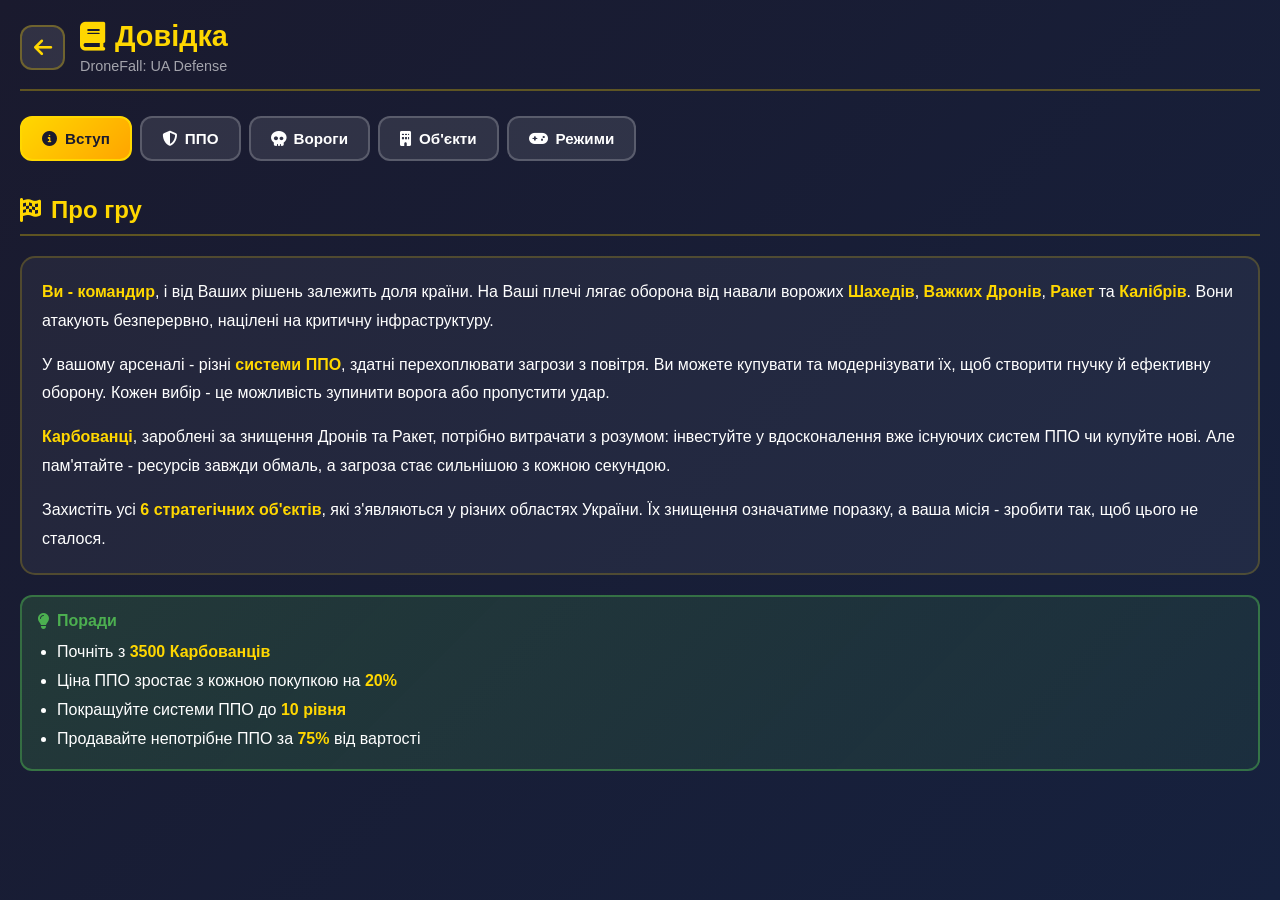
<file: guide.html>
<!DOCTYPE html>
<html lang="uk">
<head>
  <meta charset="UTF-8">
  <meta name="viewport" content="width=device-width, initial-scale=1.0, maximum-scale=1.0, user-scalable=no">
  <title data-translate-title="guideTitle" data-section="guide">Довідка - DroneFall: UA Defense</title>
  <link rel="stylesheet" href="https://cdnjs.cloudflare.com/ajax/libs/font-awesome/6.5.1/css/all.min.css">
  <script src="translations.js?v=70"></script>
  <style>
    * {
      margin: 0;
      padding: 0;
      box-sizing: border-box;
    }
    
    body {
      font-family: 'Segoe UI', Arial, sans-serif;
      background: linear-gradient(135deg, #1a1a2e 0%, #16213e 100%);
      color: #fff;
      min-height: 100vh;
      padding: 20px;
      padding-bottom: 100px;
    }
    
    /* Header */
    .header {
      display: flex;
      align-items: center;
      gap: 15px;
      margin-bottom: 25px;
      padding-bottom: 15px;
      border-bottom: 2px solid rgba(255, 215, 0, 0.3);
    }
    
    .back-btn {
            width: 45px;
            height: 45px;
            background: rgba(255, 255, 255, 0.1);
            border: 2px solid rgba(255, 215, 0, 0.3);
            border-radius: 12px;
            color: #FFD700;
            font-size: 1.3rem;
            cursor: pointer;
            transition: all 0.3s;
            display: flex;
            align-items: center;
            justify-content: center;
        }
    
    .back-btn:hover {
            background: rgba(255, 215, 0, 0.2);
            transform: translateX(-5px);
        }
    
    .header-title {
      flex: 1;
    }
    
    .header-title h1 {
      color: #FFD700;
      font-size: 1.8rem;
      display: flex;
      align-items: center;
      gap: 10px;
    }
    
    .header-title p {
      color: rgba(255, 255, 255, 0.6);
      font-size: 0.9rem;
      margin-top: 5px;
    }
    
    /* Navigation Tabs */
    .nav-tabs {
      display: flex;
      gap: 8px;
      margin-bottom: 25px;
      overflow-x: auto;
      padding-bottom: 10px;
      -webkit-overflow-scrolling: touch;
    }
    
    .nav-tab {
      padding: 12px 20px;
      background: rgba(255, 255, 255, 0.1);
      border: 2px solid rgba(255, 255, 255, 0.2);
      border-radius: 12px;
      color: #fff;
      font-size: 0.95rem;
      font-weight: 600;
      cursor: pointer;
      transition: all 0.3s;
      white-space: nowrap;
      display: flex;
      align-items: center;
      gap: 8px;
    }
    
    .nav-tab:hover {
      background: rgba(255, 215, 0, 0.15);
      border-color: rgba(255, 215, 0, 0.5);
    }
    
    .nav-tab.active {
      background: linear-gradient(135deg, #FFD700, #FFA500);
      border-color: #FFD700;
      color: #1a1a2e;
    }
    
    /* Sections */
    .section {
      display: none;
      animation: fadeIn 0.3s ease;
    }
    
    .section.active {
      display: block;
    }
    
    @keyframes fadeIn {
      from { opacity: 0; transform: translateY(10px); }
      to { opacity: 1; transform: translateY(0); }
    }
    
    .section-title {
      color: #FFD700;
      font-size: 1.5rem;
      margin-bottom: 20px;
      display: flex;
      align-items: center;
      gap: 10px;
      padding-bottom: 10px;
      border-bottom: 2px solid rgba(255, 215, 0, 0.3);
    }
    
    /* Intro Section */
    .intro-text {
      background: rgba(255, 255, 255, 0.05);
      border: 2px solid rgba(255, 215, 0, 0.2);
      border-radius: 15px;
      padding: 20px;
      line-height: 1.8;
      font-size: 1rem;
      margin-bottom: 20px;
    }
    
    .intro-text p {
      margin-bottom: 15px;
    }
    
    .intro-text p:last-child {
      margin-bottom: 0;
    }
    
    .highlight {
      color: #FFD700;
      font-weight: 600;
    }
    
    .tip-box {
      background: linear-gradient(135deg, rgba(76, 175, 80, 0.2), rgba(76, 175, 80, 0.1));
      border: 2px solid rgba(76, 175, 80, 0.5);
      border-radius: 12px;
      padding: 15px;
      margin-top: 15px;
    }
    
    .tip-box h4 {
      color: #4CAF50;
      margin-bottom: 8px;
      display: flex;
      align-items: center;
      gap: 8px;
    }
    
    /* Cards Grid */
    .cards-grid {
      display: grid;
      grid-template-columns: repeat(auto-fill, minmax(320px, 1fr));
      gap: 20px;
    }
    
    /* PPO Card */
    .ppo-card {
      background: rgba(255, 255, 255, 0.05);
      border: 2px solid rgba(255, 255, 255, 0.1);
      border-radius: 16px;
      padding: 20px;
      transition: all 0.3s;
    }
    
    .ppo-card:hover {
      border-color: rgba(255, 215, 0, 0.5);
      transform: translateY(-3px);
      box-shadow: 0 10px 30px rgba(0, 0, 0, 0.3);
    }
    
    .ppo-card.rarity-common { border-left: 4px solid #4CAF50; }
    .ppo-card.rarity-rare { border-left: 4px solid #FFD700; }
    .ppo-card.rarity-epic { border-left: 4px solid #f44336; }
    .ppo-card.rarity-legendary { border-left: 4px solid #00BFFF; background: linear-gradient(135deg, rgba(255, 215, 0, 0.05), rgba(0, 191, 255, 0.05)); }
    
    .ppo-header {
      display: flex;
      align-items: center;
      gap: 15px;
      margin-bottom: 15px;
      padding-bottom: 15px;
      border-bottom: 1px solid rgba(255, 255, 255, 0.1);
    }
    
    .ppo-img {
      width: 60px;
      height: 60px;
      background: rgba(0, 0, 0, 0.3);
      border-radius: 12px;
      display: flex;
      align-items: center;
      justify-content: center;
      padding: 8px;
    }
    
    .ppo-img img {
      max-width: 100%;
      max-height: 100%;
      object-fit: contain;
    }
    
    .ppo-title {
      flex: 1;
    }
    
    .ppo-title h3 {
      color: #fff;
      font-size: 1.2rem;
      margin-bottom: 5px;
    }
    
    .ppo-rarity {
      font-size: 0.8rem;
      padding: 3px 10px;
      border-radius: 20px;
      font-weight: 600;
    }
    
    .ppo-rarity.common { background: rgba(76, 175, 80, 0.3); color: #81C784; }
    .ppo-rarity.rare { background: rgba(255, 215, 0, 0.3); color: #FFD700; }
    .ppo-rarity.epic { background: rgba(244, 67, 54, 0.3); color: #EF5350; }
    .ppo-rarity.legendary { background: linear-gradient(135deg, rgba(255, 215, 0, 0.3), rgba(0, 191, 255, 0.3)); color: #00BFFF; }
    
    .ppo-stats {
      display: grid;
      grid-template-columns: 1fr 1fr;
      gap: 10px;
    }
    
    .stat-item {
      display: flex;
      align-items: center;
      gap: 8px;
      padding: 8px 12px;
      background: rgba(0, 0, 0, 0.2);
      border-radius: 8px;
      font-size: 0.9rem;
    }
    
    .stat-icon {
      font-size: 1.1rem;
      width: 24px;
      text-align: center;
    }
    
    .stat-label {
      color: rgba(255, 255, 255, 0.6);
      font-size: 0.75rem;
    }
    
    .stat-value {
      color: #4CAF50;
      font-weight: 700;
    }
    
    .ppo-targets {
      margin-top: 15px;
      padding-top: 15px;
      border-top: 1px solid rgba(255, 255, 255, 0.1);
    }
    
    .ppo-targets h4 {
      color: rgba(255, 255, 255, 0.7);
      font-size: 0.85rem;
      margin-bottom: 8px;
    }
    
    .target-tags {
      display: flex;
      flex-wrap: wrap;
      gap: 6px;
    }
    
    .target-tag {
      padding: 4px 10px;
      background: rgba(255, 255, 255, 0.1);
      border-radius: 15px;
      font-size: 0.8rem;
      display: flex;
      align-items: center;
      gap: 5px;
    }
    
    .target-tag img {
      width: 16px;
      height: 16px;
    }
    
    .ppo-special {
      margin-top: 12px;
      padding: 10px;
      background: rgba(255, 215, 0, 0.1);
      border-radius: 8px;
      font-size: 0.85rem;
      color: rgba(255, 255, 255, 0.8);
    }
    
    .ppo-special i {
      color: #FFD700;
      margin-right: 5px;
    }
    
    /* Enemy Card */
    .enemy-card {
      background: rgba(255, 50, 50, 0.05);
      border: 2px solid rgba(255, 100, 100, 0.2);
      border-radius: 16px;
      padding: 20px;
      transition: all 0.3s;
    }
    
    .enemy-card:hover {
      border-color: rgba(255, 100, 100, 0.5);
      transform: translateY(-3px);
      box-shadow: 0 10px 30px rgba(255, 0, 0, 0.1);
    }
    
    .enemy-header {
      display: flex;
      align-items: center;
      gap: 15px;
      margin-bottom: 15px;
    }
    
    .enemy-img {
      width: 60px;
      height: 60px;
      background: rgba(255, 0, 0, 0.1);
      border-radius: 12px;
      display: flex;
      align-items: center;
      justify-content: center;
      padding: 8px;
    }
    
    .enemy-img img {
      max-width: 100%;
      max-height: 100%;
      object-fit: contain;
    }
    
    .enemy-title h3 {
      color: #ff6b6b;
      font-size: 1.2rem;
    }
    
    .enemy-wave {
      font-size: 0.85rem;
      color: rgba(255, 255, 255, 0.6);
      margin-top: 3px;
    }
    
    /* Mode Card */
    .mode-card {
      background: rgba(255, 255, 255, 0.05);
      border: 2px solid rgba(255, 255, 255, 0.1);
      border-radius: 16px;
      padding: 20px;
      transition: all 0.3s;
    }
    
    .mode-card:hover {
      border-color: rgba(255, 215, 0, 0.5);
      transform: translateY(-3px);
    }
    
    .mode-header {
      display: flex;
      align-items: center;
      gap: 12px;
      margin-bottom: 12px;
    }
    
    .mode-icon {
      width: 50px;
      height: 50px;
      border-radius: 12px;
      display: flex;
      align-items: center;
      justify-content: center;
      font-size: 1.5rem;
    }
    
    .mode-icon.circular { background: rgba(33, 150, 243, 0.2); color: #2196F3; }
    .mode-icon.russia { background: rgba(244, 67, 54, 0.2); color: #f44336; }
    .mode-icon.hardcore { background: rgba(255, 107, 53, 0.2); color: #FF6B35; }
    .mode-icon.radar { background: rgba(76, 175, 80, 0.2); color: #4CAF50; }
    .mode-icon.sandbox { background: rgba(156, 39, 176, 0.2); color: #9C27B0; }
    .mode-icon.ranked { background: rgba(255, 215, 0, 0.2); color: #FFD700; }
    
    .mode-title {
      color: #fff;
      font-size: 1.1rem;
    }
    
    .mode-desc {
      color: rgba(255, 255, 255, 0.7);
      font-size: 0.95rem;
      line-height: 1.6;
    }
    
    /* Building Card */
    .building-card {
      background: rgba(0, 188, 212, 0.05);
      border: 2px solid rgba(0, 188, 212, 0.2);
      border-radius: 16px;
      padding: 20px;
      transition: all 0.3s;
    }
    
    .building-card:hover {
      border-color: rgba(0, 188, 212, 0.5);
      transform: translateY(-3px);
    }
    
    .building-header {
      display: flex;
      align-items: center;
      gap: 15px;
      margin-bottom: 12px;
    }
    
    .building-img {
      width: 60px;
      height: 60px;
      background: rgba(0, 188, 212, 0.1);
      border-radius: 12px;
      display: flex;
      align-items: center;
      justify-content: center;
      padding: 8px;
    }
    
    .building-img img {
      max-width: 100%;
      max-height: 100%;
      object-fit: contain;
    }
    
    .building-title h3 {
      color: #00BCD4;
      font-size: 1.1rem;
    }
    
    .building-desc {
      color: rgba(255, 255, 255, 0.7);
      font-size: 0.9rem;
      line-height: 1.5;
    }
    
    /* Subsection */
    .subsection {
      margin-bottom: 30px;
    }
    
    .subsection-title {
      color: rgba(255, 255, 255, 0.9);
      font-size: 1.2rem;
      margin-bottom: 15px;
      display: flex;
      align-items: center;
      gap: 10px;
    }
    
    .subsection-title i {
      color: #FFD700;
    }
    
    /* Rarity Filter */
    .filter-row {
      display: flex;
      gap: 8px;
      margin-bottom: 20px;
      flex-wrap: wrap;
    }
    
    .filter-btn {
      padding: 8px 16px;
      background: rgba(255, 255, 255, 0.1);
      border: 2px solid rgba(255, 255, 255, 0.2);
      border-radius: 20px;
      color: #fff;
      font-size: 0.85rem;
      cursor: pointer;
      transition: all 0.3s;
    }
    
    .filter-btn:hover {
      background: rgba(255, 215, 0, 0.15);
    }
    
    .filter-btn.active {
      background: linear-gradient(135deg, #FFD700, #FFA500);
      border-color: #FFD700;
      color: #1a1a2e;
    }
    
    /* Mobile */
    @media (max-width: 768px) {
      body {
        padding: 15px;
        padding-bottom: 80px;
      }
      
      .header-title h1 {
        font-size: 1.4rem;
      }
      
      .nav-tabs {
        gap: 6px;
      }
      
      .nav-tab {
        padding: 10px 14px;
        font-size: 0.85rem;
      }
      
      .cards-grid {
        grid-template-columns: 1fr;
      }
      
      .ppo-stats {
        grid-template-columns: 1fr;
      }
      
      .stat-item {
        justify-content: space-between;
      }
    }
    
    /* Scrollbar */
    ::-webkit-scrollbar {
      width: 8px;
      height: 8px;
    }
    
    ::-webkit-scrollbar-track {
      background: rgba(255, 255, 255, 0.05);
      border-radius: 4px;
    }
    
    ::-webkit-scrollbar-thumb {
      background: rgba(255, 215, 0, 0.3);
      border-radius: 4px;
    }
    
    ::-webkit-scrollbar-thumb:hover {
      background: rgba(255, 215, 0, 0.5);
    }
  </style>
</head>
<body>
  <!-- Header -->
  <div class="header">
    <button class="back-btn" onclick="window.location.href='index.html'">
      <i class="fas fa-arrow-left"></i>
    </button>
    <div class="header-title">
      <h1><i class="fas fa-book"></i> <span data-translate="guideTitle" data-section="guide">Довідка</span></h1>
      <p>DroneFall: UA Defense</p>
    </div>
  </div>
  
  <!-- Navigation Tabs -->
  <div class="nav-tabs">
    <button class="nav-tab active" data-section="intro">
      <i class="fas fa-info-circle"></i> <span data-translate="tabIntro" data-section="guide">Вступ</span>
    </button>
    <button class="nav-tab" data-section="ppo">
      <i class="fas fa-shield-alt"></i> <span data-translate="tabPPO" data-section="guide">ППО</span>
    </button>
    <button class="nav-tab" data-section="enemies">
      <i class="fas fa-skull"></i> <span data-translate="tabEnemies" data-section="guide">Вороги</span>
    </button>
    <button class="nav-tab" data-section="buildings">
      <i class="fas fa-building"></i> <span data-translate="tabBuildings" data-section="guide">Об'єкти</span>
    </button>
    <button class="nav-tab" data-section="modes">
      <i class="fas fa-gamepad"></i> <span data-translate="tabModes" data-section="guide">Режими</span>
    </button>
  </div>
  
  <!-- INTRO SECTION -->
  <div class="section active" id="section-intro">
    <h2 class="section-title"><i class="fas fa-flag-checkered"></i> <span data-translate="aboutGame" data-section="guide">Про гру</span></h2>
    
    <div class="intro-text" id="introText">
      <!-- Заповнюється динамічно через JS -->
    </div>
    
    <div class="tip-box">
      <h4><i class="fas fa-lightbulb"></i> <span data-translate="tips" data-section="guide">Поради</span></h4>
      <ul style="margin-left: 20px; margin-top: 8px; line-height: 1.8;" id="tipsList">
        <!-- Заповнюється динамічно через JS -->
      </ul>
    </div>
  </div>
  
  <!-- PPO SECTION -->
  <div class="section" id="section-ppo">
    <h2 class="section-title"><i class="fas fa-shield-alt"></i> <span data-translate="ppoSystems" data-section="guide">Системи ППО</span></h2>
    
    <div class="filter-row">
      <button class="filter-btn active" data-filter="all" data-translate="filterAll" data-section="guide">Всі</button>
      <button class="filter-btn" data-filter="common" data-translate="filterCommon" data-section="guide">Звичайні</button>
      <button class="filter-btn" data-filter="rare" data-translate="filterRare" data-section="guide">Рідкісні</button>
      <button class="filter-btn" data-filter="epic" data-translate="filterEpic" data-section="guide">Епічні</button>
      <button class="filter-btn" data-filter="legendary" data-translate="filterLegendary" data-section="guide">Легендарні</button>
    </div>
    
    <div class="cards-grid" id="ppoCards">
      <!-- Динамічно заповнюється -->
    </div>
  </div>
  
  <!-- ENEMIES SECTION -->
  <div class="section" id="section-enemies">
    <h2 class="section-title"><i class="fas fa-skull"></i> <span data-translate="enemies" data-section="guide">Вороги</span></h2>
    
    <div class="cards-grid" id="enemyCards">
      <!-- Динамічно заповнюється -->
    </div>
  </div>
  
  <!-- BUILDINGS SECTION -->
  <div class="section" id="section-buildings">
    <h2 class="section-title"><i class="fas fa-building"></i> <span data-translate="strategicObjects" data-section="guide">Стратегічні об'єкти</span></h2>
    
    <div class="subsection">
      <h3 class="subsection-title"><i class="fas fa-industry"></i> <span data-translate="infrastructure" data-section="guide">Інфраструктура (для захисту)</span></h3>
      <div class="cards-grid" id="infrastructureCards">
        <!-- Динамічно заповнюється -->
      </div>
    </div>
    
    <div class="subsection">
      <h3 class="subsection-title"><i class="fas fa-wrench"></i> <span data-translate="buildingsForBuild" data-section="guide">Будівлі (для будівництва)</span></h3>
      <div class="cards-grid" id="buildingCards">
        <!-- Динамічно заповнюється -->
      </div>
    </div>
  </div>
  
  <!-- MODES SECTION -->
  <div class="section" id="section-modes">
    <h2 class="section-title"><i class="fas fa-gamepad"></i> <span data-translate="gameModes" data-section="guide">Режими гри</span></h2>
    
    <div class="cards-grid" id="modeCards">
      <!-- Статично -->
      <div class="mode-card">
        <div class="mode-header">
          <div class="mode-icon circular"><i class="fas fa-sync"></i></div>
          <h3 class="mode-title"><i class="fas fa-sync" style="color: #2196F3;"></i> <span data-translate="modeCircular" data-section="guide">Кругова оборона</span></h3>
        </div>
        <p class="mode-desc" data-translate="modeCircularDesc" data-section="guide">
          Класичний сценарій, де атаки йдуть з усіх боків. Ви маєте витримати 
          35 хвиль постійного тиску та зберегти контроль над небом.
        </p>
      </div>
      
      <div class="mode-card">
        <div class="mode-header">
          <div class="mode-icon russia"><i class="fas fa-arrow-right"></i></div>
          <h3 class="mode-title"><i class="fas fa-arrow-right" style="color: #f44336;"></i> <span data-translate="modeRussia" data-section="guide">Проти росії</span></h3>
        </div>
        <p class="mode-desc" data-translate="modeRussiaDesc" data-section="guide">
          Реалістичний режим з фокусом на східному напрямку. Нові стратегічні об'єкти 
          поступово з'являються у різних областях України, а Ваша задача - втримати оборону.
        </p>
      </div>
      
      <div class="mode-card">
        <div class="mode-header">
          <div class="mode-icon hardcore"><i class="fas fa-fire"></i></div>
          <h3 class="mode-title"><i class="fas fa-fire" style="color: #FF5722;"></i> <span data-translate="modeHardcore" data-section="guide">Хардкор</span></h3>
        </div>
        <p class="mode-desc" data-translate="modeHardcoreDesc" data-section="guide">
          Для тих, хто готовий прийняти виклик. Ліміт у 35 систем ППО. 
          Нескінченна кількість хвиль. Тут немає права на помилку.
        </p>
      </div>
      
      <div class="mode-card">
        <div class="mode-header">
          <div class="mode-icon radar"><i class="fas fa-satellite-dish"></i></div>
          <h3 class="mode-title"><i class="fas fa-search" style="color: #4CAF50;"></i> <span data-translate="modeRadar" data-section="guide">Радар</span></h3>
        </div>
        <p class="mode-desc" data-translate="modeRadarDesc" data-section="guide">
          Особливий режим, де вороги залишаються невидимими. Використовуйте Радари 
          для виявлення Дронів та Ракет. Це випробування на уважність та вміння працювати на випередження.
        </p>
      </div>
      
      <div class="mode-card">
        <div class="mode-header">
          <div class="mode-icon sandbox"><i class="fas fa-palette"></i></div>
          <h3 class="mode-title"><i class="fas fa-palette" style="color: #9C27B0;"></i> <span data-translate="modeSandbox" data-section="guide">SandBox</span></h3>
        </div>
        <p class="mode-desc" data-translate="modeSandboxDesc" data-section="guide">
          Простір для експериментів. Жодних обмежень - нескінченні ресурси, 
          можливість тестувати різні стратегії та комбінації ППО.
        </p>
      </div>
      
      <div class="mode-card">
        <div class="mode-header">
          <div class="mode-icon ranked"><i class="fas fa-trophy"></i></div>
          <h3 class="mode-title"><i class="fas fa-trophy" style="color: #FFD700;"></i> <span data-translate="modeRanked" data-section="guide">Глобальний рейтинг</span></h3>
        </div>
        <p class="mode-desc" data-translate="modeRankedDesc" data-section="guide">
          Змагайтесь з іншими гравцями! Ваші покращення ППО зберігаються та впливають на бій. 
          Потрібна реєстрація. Прокачуйте картки ППО та підіймайтесь у рейтингу!
        </p>
      </div>
    </div>
  </div>
  
  <!-- Scripts -->
  <script src="ppo-config.js?v=70"></script>
  <script src="enemies-config.js?v=70"></script>
  <script>
    // ========================================
    // NAVIGATION
    // ========================================
    document.querySelectorAll('.nav-tab').forEach(tab => {
      tab.addEventListener('click', () => {
        // Remove active from all tabs
        document.querySelectorAll('.nav-tab').forEach(t => t.classList.remove('active'));
        document.querySelectorAll('.section').forEach(s => s.classList.remove('active'));
        
        // Add active to clicked
        tab.classList.add('active');
        const sectionId = 'section-' + tab.dataset.section;
        document.getElementById(sectionId).classList.add('active');
      });
    });
    
    // ========================================
    // PPO FILTER
    // ========================================
    document.querySelectorAll('.filter-btn').forEach(btn => {
      btn.addEventListener('click', () => {
        document.querySelectorAll('.filter-btn').forEach(b => b.classList.remove('active'));
        btn.classList.add('active');
        
        const filter = btn.dataset.filter;
        document.querySelectorAll('.ppo-card').forEach(card => {
          if (filter === 'all' || card.dataset.rarity === filter) {
            card.style.display = 'block';
          } else {
            card.style.display = 'none';
          }
        });
      });
    });
    
    // ========================================
    // RENDER PPO CARDS
    // ========================================
    function renderPPOCards() {
      const container = document.getElementById('ppoCards');
      const lang = typeof currentLanguage !== 'undefined' ? currentLanguage : 'ua';
      
      const targetNames = {
        'shaheds': { 
          name: { ua: 'Шахеди', en: 'Shaheds', kz: 'Шахедтер', pl: 'Shahedy', cs: 'Shahedy' }, 
          img: 'assets/drone.png' 
        },
        'heavy_drones': { 
          name: { ua: 'Важкі дрони', en: 'Heavy Drones', kz: 'Ауыр дрондар', pl: 'Ciężkie drony', cs: 'Těžké drony' }, 
          img: 'assets/heavy-drone.png' 
        },
        'rockets': { 
          name: { ua: 'Ракети', en: 'Rockets', kz: 'Зымырандар', pl: 'Rakiety', cs: 'Rakety' }, 
          img: 'assets/rocket1.png' 
        },
        'calibers': { 
          name: { ua: 'Калібри', en: 'Kalibrs', kz: 'Калибрлер', pl: 'Kalibry', cs: 'Kalibry' }, 
          img: 'assets/kalibr.png' 
        },
        'cruiser': { 
          name: { ua: 'Крейсер', en: 'Cruiser', kz: 'Крейсер', pl: 'Krążownik', cs: 'Křižník' }, 
          img: 'assets/kreiser.png' 
        }
      };
      
      const rarityNames = {
        'common': { ua: 'Звичайний', en: 'Common', kz: 'Қарапайым', pl: 'Zwykły', cs: 'Běžný' },
        'rare': { ua: 'Рідкісний', en: 'Rare', kz: 'Сирек', pl: 'Rzadki', cs: 'Vzácný' },
        'epic': { ua: 'Епічний', en: 'Epic', kz: 'Эпикалық', pl: 'Epicki', cs: 'Epický' },
        'legendary': { ua: 'Легендарний', en: 'Legendary', kz: 'Аңызшылық', pl: 'Legendarny', cs: 'Legendární' }
      };
      
      const statLabels = {
        price: { ua: 'Ціна', en: 'Price', kz: 'Бағасы', pl: 'Cena', cs: 'Cena' },
        damage: { ua: 'Урон', en: 'Damage', kz: 'Зақым', pl: 'Obrażenia', cs: 'Poškození' },
        radius: { ua: 'Радіус', en: 'Radius', kz: 'Радиус', pl: 'Zasięg', cs: 'Dosah' },
        cooldown: { ua: 'Перезарядка', en: 'Cooldown', kz: 'Қайта зарядтау', pl: 'Przeładowanie', cs: 'Přebíjení' },
        hitChance: { ua: 'Шанс влучання', en: 'Hit Chance', kz: 'Тию мүмкіндігі', pl: 'Szansa trafienia', cs: 'Šance na zásah' },
        speed: { ua: 'Швидкість ракети', en: 'Projectile Speed', kz: 'Снаряд жылдамдығы', pl: 'Prędkość pocisku', cs: 'Rychlost střely' },
        targets: { ua: 'Цілі', en: 'Targets', kz: 'Нысандар', pl: 'Cele', cs: 'Cíle' },
        slowsEnemies: { ua: 'Уповільнює ворогів', en: 'Slows enemies', kz: 'Жауларды баяулатады', pl: 'Spowalnia wrogów', cs: 'Zpomaluje nepřátele' },
        detectsEnemies: { ua: 'Виявляє ворогів у радіусі', en: 'Detects enemies in radius', kz: 'Радиуста жауларды анықтайды', pl: 'Wykrywa wrogów w zasięgu', cs: 'Detekuje nepřátele v dosahu' },
        mobileUnit: { ua: 'Мобільна одиниця', en: 'Mobile unit', kz: 'Мобильді бірлік', pl: 'Jednostka mobilna', cs: 'Mobilní jednotka' }
      };
      
      let html = '';
      
      for (const [key, ppo] of Object.entries(PPO_CONFIG)) {
        // Skip Аеродром - it's a building
        if (ppo.isBuilding) continue;
        
        const rarity = ppo.rarity || 'common';
        const hitChance = ppo.projectile ? Math.round(ppo.projectile.hitChance * 100) : 0;
        const speed = ppo.projectile ? ppo.projectile.speed : 0;
        
        // Targets
        let targetsHtml = '';
        if (ppo.canTarget && ppo.canTarget.length > 0) {
          targetsHtml = ppo.canTarget.map(t => {
            const target = targetNames[t];
            return target ? `<span class="target-tag"><img src="${target.img}" alt="${target.name[lang]}"> ${target.name[lang]}</span>` : '';
          }).join('');
        }
        
        // Special features
        let specialHtml = '';
        if (ppo.reb) {
          const slowsText = statLabels.slowsEnemies[lang];
          const knockdownText = { ua: 'Шанс збиття', en: 'Knockdown chance', kz: 'Құлату мүмкіндігі', pl: 'Szansa powalenia', cs: 'Šance na sestřelení' };
          specialHtml = `<div class="ppo-special"><i class="fas fa-bolt"></i> ${slowsText} ${Math.round(ppo.slowFactor * 100)}%. ${knockdownText[lang] || knockdownText.en}: ${ppo.rebKnockdownChance}%</div>`;
        } else if (ppo.radar) {
          const radarText = { ua: 'Показує невидимих ворогів на карті. Доступний тільки в режимі Радар.', en: 'Shows invisible enemies on the map. Available only in Radar mode.', kz: 'Картада көрінбейтін жауларды көрсетеді. Тек Радар режимінде қол жетімді.', pl: 'Pokazuje niewidzialnych wrogów na mapie. Dostępny tylko w trybie Radar.', cs: 'Zobrazuje neviditelné nepřátele na mapě. Dostupné pouze v režimu Radar.' };
          specialHtml = `<div class="ppo-special"><i class="fas fa-eye"></i> ${radarText[lang] || radarText.en}</div>`;
        } else if (ppo.isPlane) {
          const planeText = { ua: 'Літак. Патрулює обрану ділянку. Не може бути знищений.', en: 'Aircraft. Patrols selected area. Cannot be destroyed.', kz: 'Ұшақ. Таңдалған аймақты патрульдейді. Жойылмайды.', pl: 'Samolot. Patroluje wybrany obszar. Nie może być zniszczony.', cs: 'Letadlo. Hlídkuje ve vybrané oblasti. Nemůže být zničeno.' };
          specialHtml = `<div class="ppo-special"><i class="fas fa-plane"></i> ${planeText[lang] || planeText.en}</div>`;
        }
        
        html += `
          <div class="ppo-card rarity-${rarity}" data-rarity="${rarity}">
            <div class="ppo-header">
              <div class="ppo-img">
                <img src="${ppo.img}" alt="${ppo.name}">
              </div>
              <div class="ppo-title">
                <h3>${typeof translate === 'function' ? translate(ppo.name, 'ppo') || ppo.name : ppo.name}</h3>
                <span class="ppo-rarity ${rarity}">${rarityNames[rarity][lang]}</span>
              </div>
            </div>
            
            <div class="ppo-stats">
              <div class="stat-item">
                <span class="stat-icon"><i class="fas fa-coins" style="color: #FFD700;"></i></span>
                <div>
                  <div class="stat-label">${statLabels.price[lang]}</div>
                  <div class="stat-value">${ppo.price}</div>
                </div>
              </div>
              
              ${ppo.damage > 0 ? `
              <div class="stat-item">
                <span class="stat-icon"><i class="fas fa-crosshairs" style="color: #f44336;"></i></span>
                <div>
                  <div class="stat-label">${statLabels.damage[lang]}</div>
                  <div class="stat-value">${ppo.damage}</div>
                </div>
              </div>
              ` : ''}
              
              <div class="stat-item">
                <span class="stat-icon"><i class="fas fa-satellite-dish" style="color: #2196F3;"></i></span>
                <div>
                  <div class="stat-label">${statLabels.radius[lang]}</div>
                  <div class="stat-value">${ppo.radius}</div>
                </div>
              </div>
              
              ${ppo.cd > 0 ? `
              <div class="stat-item">
                <span class="stat-icon"><i class="fas fa-clock" style="color: #FF9800;"></i></span>
                <div>
                  <div class="stat-label">${statLabels.cooldown[lang]}</div>
                  <div class="stat-value">${(ppo.cd / 1000).toFixed(2)}${lang === 'ua' ? 'с' : 's'}</div>
                </div>
              </div>
              ` : ''}
              
              ${hitChance > 0 ? `
              <div class="stat-item">
                <span class="stat-icon"><i class="fas fa-bullseye" style="color: #4CAF50;"></i></span>
                <div>
                  <div class="stat-label">${statLabels.hitChance[lang]}</div>
                  <div class="stat-value">${hitChance}%</div>
                </div>
              </div>
              ` : ''}
              
              ${speed > 0 ? `
              <div class="stat-item">
                <span class="stat-icon"><i class="fas fa-wind" style="color: #00BCD4;"></i></span>
                <div>
                  <div class="stat-label">${statLabels.speed[lang]}</div>
                  <div class="stat-value">${speed}</div>
                </div>
              </div>
              ` : ''}
            </div>
            
            ${targetsHtml ? `
            <div class="ppo-targets">
              <h4><i class="fas fa-bullseye" style="color: #4CAF50;"></i> ${statLabels.targets[lang]}:</h4>
              <div class="target-tags">${targetsHtml}</div>
            </div>
            ` : ''}
            
            ${specialHtml}
          </div>
        `;
      }
      
      container.innerHTML = html;
    }
    
    // ========================================
    // RENDER ENEMY CARDS
    // ========================================
    function renderEnemyCards() {
      const container = document.getElementById('enemyCards');
      const lang = typeof currentLanguage !== 'undefined' ? currentLanguage : 'ua';
      
      const enemyInfo = {
        shahed: {
          name: { ua: 'Шахед', en: 'Shahed-136', kz: 'Шахед', pl: 'Shahed-136', cs: 'Shahed-136' },
          img: 'assets/drone.png',
          reward: 110,
          rebReward: 55,
          damage: '15-25',
          wave: 1,
          desc: { 
            ua: 'Повільна швидкість, низька кількість HP. Поширений ворог, сила якого в кількості.',
            en: 'Slow speed, low HP. Common enemy whose strength is in numbers.',
            kz: 'Баяу жылдамдық, төмен HP. Күші санында болатын жиі кездесетін жау.',
            pl: 'Niska prędkość, niskie HP. Pospolity wróg, którego siła tkwi w liczebności.',
            cs: 'Nízká rychlost, nízké HP. Běžný nepřítel, jehož síla je v počtech.'
          }
        },
        heavyDrone: {
          name: { ua: 'Важкий Дрон', en: 'Heavy Drone', kz: 'Ауыр Дрон', pl: 'Ciężki Dron', cs: 'Těžký Dron' },
          img: 'assets/heavy-drone.png',
          reward: 230,
          rebReward: 115,
          damage: '25-35',
          wave: 5,
          desc: { 
            ua: 'Середня швидкість, висока кількість HP. Серйозна загроза для інфраструктури.',
            en: 'Medium speed, high HP. Serious threat to infrastructure.',
            kz: 'Орташа жылдамдық, жоғары HP. Инфрақұрылымға елеулі қауіп.',
            pl: 'Średnia prędkość, wysokie HP. Poważne zagrożenie dla infrastruktury.',
            cs: 'Střední rychlost, vysoké HP. Vážná hrozba pro infrastrukturu.'
          }
        },
        rocket: {
          name: { ua: 'Ракета', en: 'Rocket', kz: 'Зымыран', pl: 'Rakieta', cs: 'Raketa' },
          img: 'assets/rocket1.png',
          reward: 310,
          rebReward: 155,
          damage: '75-85',
          wave: 8,
          desc: { 
            ua: 'Висока швидкість, середня кількість HP. Може пройти скрізь увесь захист.',
            en: 'High speed, medium HP. Can pass through all defenses.',
            kz: 'Жоғары жылдамдық, орташа HP. Барлық қорғаныстан өте алады.',
            pl: 'Wysoka prędkość, średnie HP. Może przejść przez całą obronę.',
            cs: 'Vysoká rychlost, střední HP. Může projít všemi obrannými liniemi.'
          }
        },
        kalibr: {
          name: { ua: 'Калібр', en: 'Kalibr', kz: 'Калибр', pl: 'Kalibr', cs: 'Kalibr' },
          img: 'assets/kalibr.png',
          reward: 400,
          rebReward: 0,
          damage: '25-45',
          wave: 12,
          desc: { 
            ua: "Висока швидкість, висока кількість HP. Залп з 6 Калібрів атакує один стратегічний об'єкт.",
            en: 'High speed, high HP. A salvo of 6 Kalibrs attacks one strategic object.',
            kz: 'Жоғары жылдамдық, жоғары HP. 6 Калибрден тұратын залп бір стратегиялық нысанға шабуылдайды.',
            pl: 'Wysoka prędkość, wysokie HP. Salwa 6 Kalibrów atakuje jeden obiekt strategiczny.',
            cs: 'Vysoká rychlost, vysoké HP. Salva 6 Kalibrů útočí na jeden strategický objekt.'
          }
        }
      };
      
      const statLabels = {
        baseHP: { ua: 'Базове HP', en: 'Base HP', kz: 'Базалық HP', pl: 'Bazowe HP', cs: 'Základní HP' },
        baseSpeed: { ua: 'Базова швидкість', en: 'Base Speed', kz: 'Базалық жылдамдық', pl: 'Bazowa prędkość', cs: 'Základní rychlost' },
        damageToTarget: { ua: 'Урон по цілі', en: 'Damage to target', kz: 'Нысанаға зақым', pl: 'Obrażenia celowi', cs: 'Poškození cíle' },
        reward: { ua: 'Нагорода', en: 'Reward', kz: 'Сыйлық', pl: 'Nagroda', cs: 'Odměna' },
        appearsFromWave: { ua: "З'являється з хвилі", en: 'Appears from wave', kz: 'Толқыннан бастап пайда болады', pl: 'Pojawia się od fali', cs: 'Objevuje se od vlny' }
      };
      
      let html = '';
      
      for (const [key, config] of Object.entries(ENEMIES_CONFIG)) {
        const info = enemyInfo[key];
        if (!info) continue;
        
        html += `
          <div class="enemy-card">
            <div class="enemy-header">
              <div class="enemy-img">
                <img src="${info.img}" alt="${info.name[lang]}">
              </div>
              <div class="enemy-title">
                <h3>${info.name[lang]}</h3>
                <div class="enemy-wave">${statLabels.appearsFromWave[lang]} ${info.wave}</div>
              </div>
            </div>
            
            <div class="ppo-stats">
              <div class="stat-item">
                <span class="stat-icon"><i class="fas fa-heart" style="color: #f44336;"></i></span>
                <div>
                  <div class="stat-label">${statLabels.baseHP[lang]}</div>
                  <div class="stat-value">${config.baseHP}</div>
                </div>
              </div>
              
              <div class="stat-item">
                <span class="stat-icon"><i class="fas fa-wind" style="color: #00BCD4;"></i></span>
                <div>
                  <div class="stat-label">${statLabels.baseSpeed[lang]}</div>
                  <div class="stat-value">${config.baseSpeed}</div>
                </div>
              </div>
              
              <div class="stat-item">
                <span class="stat-icon"><i class="fas fa-burst" style="color: #FF5722;"></i></span>
                <div>
                  <div class="stat-label">${statLabels.damageToTarget[lang]}</div>
                  <div class="stat-value">${info.damage}</div>
                </div>
              </div>
              
              <div class="stat-item">
                <span class="stat-icon"><i class="fas fa-coins" style="color: #FFD700;"></i></span>
                <div>
                  <div class="stat-label">${statLabels.reward[lang]}</div>
                  <div class="stat-value">+${info.reward}</div>
                </div>
              </div>
            </div>
            
            <div class="ppo-special" style="background: rgba(255, 100, 100, 0.1);">
              <i class="fas fa-info-circle" style="color: #ff6b6b;"></i> ${info.desc[lang]}
            </div>
          </div>
        `;
      }
      
      // Add Cruiser manually
      const cruiserName = { ua: 'Крейсер', en: 'Cruiser', kz: 'Крейсер', pl: 'Krążownik', cs: 'Křižník' };
      const cruiserDesc = { 
        ua: 'Запускає залп з 6 Калібрів. Знаходиться в морі. Можна знищити за допомогою F-16.',
        en: 'Launches a salvo of 6 Kalibrs. Located at sea. Can be destroyed with F-16.',
        kz: '6 Калибрден тұратын залп жібереді. Теңізде орналасқан. F-16 көмегімен жоюға болады.',
        pl: 'Wystrzeliwuje salwę 6 Kalibrów. Znajduje się na morzu. Można go zniszczyć za pomocą F-16.',
        cs: 'Vystřeluje salvu 6 Kalibrů. Nachází se na moři. Lze zničit pomocí F-16.'
      };
      const launchChance = { ua: 'Шанс пуску', en: 'Launch chance', kz: 'Ұшыру мүмкіндігі', pl: 'Szansa wystrzelenia', cs: 'Šance na vypuštění' };
      const radius = { ua: 'Радіус', en: 'Radius', kz: 'Радиус', pl: 'Zasięg', cs: 'Dosah' };
      const cooldown = { ua: 'Перезарядка', en: 'Cooldown', kz: 'Қайта зарядтау', pl: 'Przeładowanie', cs: 'Přebíjení' };
      
      html += `
        <div class="enemy-card">
          <div class="enemy-header">
            <div class="enemy-img">
              <img src="assets/kreiser.png" alt="${cruiserName[lang]}">
            </div>
            <div class="enemy-title">
              <h3>${cruiserName[lang]}</h3>
              <div class="enemy-wave">${statLabels.appearsFromWave[lang]} 12</div>
            </div>
          </div>
          
          <div class="ppo-stats">
            <div class="stat-item">
              <span class="stat-icon"><i class="fas fa-satellite-dish" style="color: #2196F3;"></i></span>
              <div>
                <div class="stat-label">${radius[lang]}</div>
                <div class="stat-value">350</div>
              </div>
            </div>
            
            <div class="stat-item">
              <span class="stat-icon"><i class="fas fa-dice" style="color: #9C27B0;"></i></span>
              <div>
                <div class="stat-label">${launchChance[lang]}</div>
                <div class="stat-value">35%</div>
              </div>
            </div>
            
            <div class="stat-item">
              <span class="stat-icon"><i class="fas fa-clock" style="color: #FF9800;"></i></span>
              <div>
                <div class="stat-label">${cooldown[lang]}</div>
                <div class="stat-value">0.8${lang === 'ua' || lang === 'kz' ? 'с' : 's'}</div>
              </div>
            </div>
            
            <div class="stat-item">
              <span class="stat-icon"><i class="fas fa-coins" style="color: #FFD700;"></i></span>
              <div>
                <div class="stat-label">${statLabels.reward[lang]}</div>
                <div class="stat-value">+0</div>
              </div>
            </div>
          </div>
          
          <div class="ppo-special" style="background: rgba(255, 100, 100, 0.1);">
            <i class="fas fa-info-circle" style="color: #ff6b6b;"></i> 
            ${cruiserDesc[lang]}
          </div>
        </div>
      `;
      
      container.innerHTML = html;
    }
    
    // ========================================
    // RENDER BUILDINGS
    // ========================================
    function renderBuildings() {
      const lang = typeof currentLanguage !== 'undefined' ? currentLanguage : 'ua';
      
      const labels = {
        produces: { ua: 'Виробляє:', en: 'Produces:', kz: 'Өндіреді:', pl: 'Produkuje:', cs: 'Vyrábí:' },
        interval: { ua: 'Інтервал:', en: 'Interval:', kz: 'Аралық:', pl: 'Interwał:', cs: 'Interval:' },
        cost: { ua: 'Вартість:', en: 'Cost:', kz: 'Құны:', pl: 'Koszt:', cs: 'Cena:' },
        buildTime: { ua: 'Будівництво:', en: 'Build time:', kz: 'Құрылыс:', pl: 'Czas budowy:', cs: 'Doba stavby:' },
        feature: { ua: 'Особливість:', en: 'Feature:', kz: 'Ерекшелігі:', pl: 'Cecha:', cs: 'Funkce:' }
      };
      
      const buildings = {
        tes: { 
          name: { ua: 'ТЕС', en: 'Power Plant', kz: 'ЖЭС', pl: 'Elektrownia', cs: 'Elektrárna' },
          produces: { ua: 'Енергію', en: 'Energy', kz: 'Энергия', pl: 'Energię', cs: 'Energii' },
          interval: { ua: 'Кожні 5 секунд виробляє 1 ресурс', en: 'Produces 1 resource every 5 seconds', kz: 'Әр 5 секунд сайын 1 ресурс өндіреді', pl: 'Produkuje 1 zasób co 5 sekund', cs: 'Vyrábí 1 zdroj každých 5 sekund' }
        },
        gas: { 
          name: { ua: 'Газопровід', en: 'Gas Pipeline', kz: 'Газ құбыры', pl: 'Gazociąg', cs: 'Plynovod' },
          produces: { ua: 'Пальне', en: 'Fuel', kz: 'Жанармай', pl: 'Paliwo', cs: 'Palivo' },
          interval: { ua: 'Кожні 10 секунд виробляє 1 ресурс', en: 'Produces 1 resource every 10 seconds', kz: 'Әр 10 секунд сайын 1 ресурс өндіреді', pl: 'Produkuje 1 zasób co 10 sekund', cs: 'Vyrábí 1 zdroj každých 10 sekund' }
        },
        factory: { 
          name: { ua: 'Завод', en: 'Factory', kz: 'Зауыт', pl: 'Fabryka', cs: 'Továrna' },
          produces: { ua: 'Цеглу', en: 'Bricks', kz: 'Кірпіш', pl: 'Cegły', cs: 'Cihly' },
          interval: { ua: 'Кожні 5 секунд виробляє 2 ресурси', en: 'Produces 2 resources every 5 seconds', kz: 'Әр 5 секунд сайын 2 ресурс өндіреді', pl: 'Produkuje 2 zasoby co 5 sekund', cs: 'Vyrábí 2 zdroje každých 5 sekund' }
        },
        aerodrom: { 
          name: { ua: 'Аеродром', en: 'Airfield', kz: 'Әуежай', pl: 'Lotnisko', cs: 'Letiště' },
          buildTime: { ua: '60 секунд', en: '60 seconds', kz: '60 секунд', pl: '60 sekund', cs: '60 sekund' },
          feature: { ua: 'Відкриває можливість придбання F-16, МіГ-29 та Су-27. Дозволено збудувати лише один.', en: 'Unlocks ability to purchase F-16, MiG-29 and Su-27. Only one can be built.', kz: 'F-16, МіГ-29 және Су-27 сатып алу мүмкіндігін ашады. Тек біреуін салуға болады.', pl: 'Odblokowuje możliwość zakupu F-16, MiG-29 i Su-27. Można zbudować tylko jedno.', cs: 'Odemyká možnost nákupu F-16, MiG-29 a Su-27. Lze postavit pouze jedno.' }
        },
        emergency: { 
          name: { ua: 'Аварійка', en: 'Emergency', kz: 'Авариялық', pl: 'Pogotowie', cs: 'Pohotovost' },
          feature: { ua: "Відкриває можливість відремонтувати стратегічні об'єкти. Дозволено збудувати лише один.", en: 'Unlocks ability to repair strategic objects. Only one can be built.', kz: 'Стратегиялық нысандарды жөндеу мүмкіндігін ашады. Тек біреуін салуға болады.', pl: 'Odblokowuje możliwość naprawy obiektów strategicznych. Można zbudować tylko jedno.', cs: 'Odemyká možnost opravy strategických objektů. Lze postavit pouze jedno.' }
        }
      };
      
      // Infrastructure
      const infraContainer = document.getElementById('infrastructureCards');
      infraContainer.innerHTML = `
        <div class="building-card">
          <div class="building-header">
            <div class="building-img"><img src="assets/tet.png" alt="${buildings.tes.name[lang]}"></div>
            <div class="building-title"><h3>${buildings.tes.name[lang]}</h3></div>
          </div>
          <div class="building-desc">
            <strong><i class="fas fa-bolt" style="color: #FFEB3B;"></i> ${labels.produces[lang]}</strong> ${buildings.tes.produces[lang]}<br>
            <strong><i class="fas fa-clock" style="color: #FF9800;"></i> ${labels.interval[lang]}</strong> ${buildings.tes.interval[lang]}
          </div>
        </div>
        
        <div class="building-card">
          <div class="building-header">
            <div class="building-img"><img src="assets/gas.png" alt="${buildings.gas.name[lang]}"></div>
            <div class="building-title"><h3>${buildings.gas.name[lang]}</h3></div>
          </div>
          <div class="building-desc">
            <strong><i class="fas fa-gas-pump" style="color: #795548;"></i> ${labels.produces[lang]}</strong> ${buildings.gas.produces[lang]}<br>
            <strong><i class="fas fa-clock" style="color: #FF9800;"></i> ${labels.interval[lang]}</strong> ${buildings.gas.interval[lang]}
          </div>
        </div>
        
        <div class="building-card">
          <div class="building-header">
            <div class="building-img"><img src="assets/zawod.png" alt="${buildings.factory.name[lang]}"></div>
            <div class="building-title"><h3>${buildings.factory.name[lang]}</h3></div>
          </div>
          <div class="building-desc">
            <strong><i class="fas fa-cubes" style="color: #FF5722;"></i> ${labels.produces[lang]}</strong> ${buildings.factory.produces[lang]}<br>
            <strong><i class="fas fa-clock" style="color: #FF9800;"></i> ${labels.interval[lang]}</strong> ${buildings.factory.interval[lang]}
          </div>
        </div>
      `;
      
      // Buildings
      const buildContainer = document.getElementById('buildingCards');
      
      // Get Аеродром from PPO_CONFIG
      const aerodrom = PPO_CONFIG['Аеродром'];
      
      buildContainer.innerHTML = `
        <div class="building-card">
          <div class="building-header">
            <div class="building-img"><img src="${aerodrom ? aerodrom.img : 'assets/aeroport.png'}" alt="${buildings.aerodrom.name[lang]}"></div>
            <div class="building-title"><h3>${buildings.aerodrom.name[lang]}</h3></div>
          </div>
          <div class="building-desc">
            <strong><i class="fas fa-coins" style="color: #FFD700;"></i> ${labels.cost[lang]}</strong> ${aerodrom ? aerodrom.price : 3000}<br>
            <strong><i class="fas fa-clock" style="color: #FF9800;"></i> ${labels.buildTime[lang]}</strong> ${buildings.aerodrom.buildTime[lang]}<br>
            <strong><i class="fas fa-star" style="color: #FFD700;"></i> ${labels.feature[lang]}</strong> ${buildings.aerodrom.feature[lang]}
          </div>
        </div>
        
        <div class="building-card">
          <div class="building-header">
            <div class="building-img"><img src="assets/avariika.png" alt="${buildings.emergency.name[lang]}"></div>
            <div class="building-title"><h3>${buildings.emergency.name[lang]}</h3></div>
          </div>
          <div class="building-desc">
            <strong><i class="fas fa-coins" style="color: #FFD700;"></i> ${labels.cost[lang]}</strong> 1500<br>
            <strong><i class="fas fa-star" style="color: #FFD700;"></i> ${labels.feature[lang]}</strong> ${buildings.emergency.feature[lang]}
          </div>
        </div>
      `;
    }
    
    // ========================================
    // INIT
    // ========================================
    function renderIntro() {
      const lang = typeof currentLanguage !== 'undefined' ? currentLanguage : 'ua';
      
      const introTexts = {
        p1: {
          ua: '<span class="highlight">Ви - командир</span>, і від Ваших рішень залежить доля країни. На Ваші плечі лягає оборона від навали ворожих <span class="highlight">Шахедів</span>, <span class="highlight">Важких Дронів</span>, <span class="highlight">Ракет</span> та <span class="highlight">Калібрів</span>. Вони атакують безперервно, націлені на критичну інфраструктуру.',
          en: '<span class="highlight">You are the commander</span>, and the fate of the country depends on your decisions. You must defend against waves of enemy <span class="highlight">Shaheds</span>, <span class="highlight">Heavy Drones</span>, <span class="highlight">Rockets</span> and <span class="highlight">Kalibrs</span>. They attack continuously, targeting critical infrastructure.',
          kz: '<span class="highlight">Сіз - қолбасшысыз</span>, және елдің тағдыры сіздің шешімдеріңізге байланысты. <span class="highlight">Шахедтер</span>, <span class="highlight">Ауыр дрондар</span>, <span class="highlight">Зымырандар</span> және <span class="highlight">Калибрлер</span> толқындарынан қорғану сіздің иығыңызда.',
          pl: '<span class="highlight">Jesteś dowódcą</span>, a los kraju zależy od Twoich decyzji. Musisz bronić się przed falami wrogich <span class="highlight">Shahedów</span>, <span class="highlight">Ciężkich dronów</span>, <span class="highlight">Rakiet</span> i <span class="highlight">Kalibrów</span>. Atakują nieprzerwanie, celując w krytyczną infrastrukturę.',
          cs: '<span class="highlight">Jste velitel</span> a osud země závisí na vašich rozhodnutích. Musíte bránit proti vlnám nepřátelských <span class="highlight">Shahedů</span>, <span class="highlight">Těžkých dronů</span>, <span class="highlight">Raket</span> a <span class="highlight">Kalibrů</span>. Útočí nepřetržitě a cílí na kritickou infrastrukturu.'
        },
        p2: {
          ua: 'У вашому арсеналі - різні <span class="highlight">системи ППО</span>, здатні перехоплювати загрози з повітря. Ви можете купувати та модернізувати їх, щоб створити гнучку й ефективну оборону. Кожен вибір - це можливість зупинити ворога або пропустити удар.',
          en: 'Your arsenal includes various <span class="highlight">air defense systems</span> capable of intercepting aerial threats. You can buy and upgrade them to create flexible and effective defense. Every choice is an opportunity to stop the enemy or miss a hit.',
          kz: 'Сіздің арсеналыңызда әуе қауіптерін ұстауға қабілетті әртүрлі <span class="highlight">ӘШҚҚ жүйелері</span> бар. Икемді және тиімді қорғаныс құру үшін оларды сатып алып, жаңарта аласыз.',
          pl: 'Twój arsenał zawiera różne <span class="highlight">systemy OPL</span> zdolne do przechwytywania zagrożeń powietrznych. Możesz je kupować i ulepszać, aby stworzyć elastyczną i skuteczną obronę. Każdy wybór to szansa na zatrzymanie wroga lub przeoczenie uderzenia.',
          cs: 'Váš arzenál zahrnuje různé <span class="highlight">systémy PVO</span> schopné zachycovat vzdušné hrozby. Můžete je kupovat a vylepšovat pro vytvoření flexibilní a účinné obrany. Každá volba je příležitostí zastavit nepřítele nebo minout úder.'
        },
        p3: {
          ua: '<span class="highlight">Карбованці</span>, зароблені за знищення Дронів та Ракет, потрібно витрачати з розумом: інвестуйте у вдосконалення вже існуючих систем ППО чи купуйте нові. Але пам\'ятайте - ресурсів завжди обмаль, а загроза стає сильнішою з кожною секундою.',
          en: '<span class="highlight">Coins</span> earned for destroying Drones and Rockets must be spent wisely: invest in upgrading existing air defense systems or buy new ones. But remember - resources are always scarce, and the threat grows stronger every second.',
          kz: 'Дрондар мен зымырандарды жою үшін табылған <span class="highlight">тиындарды</span> ақылмен жұмсау керек. Бірақ есте сақтаңыз - ресурстар әрқашан жетіспейді.',
          pl: '<span class="highlight">Monety</span> zdobyte za niszczenie dronów i rakiet należy wydawać mądrze: inwestuj w ulepszanie istniejących systemów OPL lub kupuj nowe. Pamiętaj jednak - zasobów zawsze brakuje, a zagrożenie rośnie z każdą sekundą.',
          cs: '<span class="highlight">Mince</span> získané za ničení dronů a raket je třeba utrácet moudře: investujte do vylepšování stávajících systémů PVO nebo kupujte nové. Pamatujte však - zdrojů je vždy málo a hrozba každou sekundou sílí.'
        },
        p4: {
          ua: 'Захистіть усі <span class="highlight">6 стратегічних об\'єктів</span>, які з\'являються у різних областях України. Їх знищення означатиме поразку, а ваша місія - зробити так, щоб цього не сталося.',
          en: 'Protect all <span class="highlight">6 strategic objects</span> that appear in different regions of Ukraine. Their destruction means defeat, and your mission is to prevent that from happening.',
          kz: 'Украинаның әртүрлі аймақтарында пайда болатын барлық <span class="highlight">6 стратегиялық нысанды</span> қорғаңыз. Олардың жойылуы жеңіліс дегенді білдіреді.',
          pl: 'Chroń wszystkie <span class="highlight">6 obiektów strategicznych</span>, które pojawiają się w różnych regionach Ukrainy. Ich zniszczenie oznacza porażkę, a Twoją misją jest temu zapobiec.',
          cs: 'Chraňte všech <span class="highlight">6 strategických objektů</span>, které se objevují v různých oblastech Ukrajiny. Jejich zničení znamená porážku a vaším úkolem je tomu zabránit.'
        }
      };
      
      const tips = {
        t1: { ua: 'Почніть з <span class="highlight">3500 Карбованців</span>', en: 'Start with <span class="highlight">3500 Coins</span>', kz: '<span class="highlight">3500 тиынмен</span> бастаңыз', pl: 'Zacznij z <span class="highlight">3500 monet</span>', cs: 'Začněte s <span class="highlight">3500 mincemi</span>' },
        t2: { ua: 'Ціна ППО зростає з кожною покупкою на <span class="highlight">20%</span>', en: 'ADS price increases by <span class="highlight">20%</span> with each purchase', kz: 'ӘШҚҚ бағасы әр сатып алу сайын <span class="highlight">20%</span>-ға артады', pl: 'Cena OPL wzrasta o <span class="highlight">20%</span> przy każdym zakupie', cs: 'Cena PVO se zvyšuje o <span class="highlight">20%</span> s každým nákupem' },
        t3: { ua: 'Покращуйте системи ППО до <span class="highlight">10 рівня</span>', en: 'Upgrade ADS systems up to <span class="highlight">level 10</span>', kz: 'ӘШҚҚ жүйелерін <span class="highlight">10 деңгейге</span> дейін жаңартыңыз', pl: 'Ulepszaj systemy OPL do <span class="highlight">poziomu 10</span>', cs: 'Vylepšujte systémy PVO až na <span class="highlight">úroveň 10</span>' },
        t4: { ua: 'Продавайте непотрібне ППО за <span class="highlight">75%</span> від вартості', en: 'Sell unnecessary ADS for <span class="highlight">75%</span> of the cost', kz: 'Қажетсіз ӘШҚҚ-ны құнының <span class="highlight">75%</span>-ына сатыңыз', pl: 'Sprzedawaj niepotrzebne OPL za <span class="highlight">75%</span> ceny', cs: 'Prodávejte nepotřebné PVO za <span class="highlight">75%</span> ceny' }
      };
      
      const introContainer = document.getElementById('introText');
      if (introContainer) {
        introContainer.innerHTML = `
          <p>${introTexts.p1[lang]}</p>
          <p>${introTexts.p2[lang]}</p>
          <p>${introTexts.p3[lang]}</p>
          <p>${introTexts.p4[lang]}</p>
        `;
      }
      
      const tipsContainer = document.getElementById('tipsList');
      if (tipsContainer) {
        tipsContainer.innerHTML = `
          <li>${tips.t1[lang]}</li>
          <li>${tips.t2[lang]}</li>
          <li>${tips.t3[lang]}</li>
          <li>${tips.t4[lang]}</li>
        `;
      }
    }
    
    document.addEventListener('DOMContentLoaded', () => {
      renderIntro();
      renderPPOCards();
      renderEnemyCards();
      renderBuildings();
      
      // Оновлюємо переклади при зміні мови
      if (typeof updateAllTranslations === 'function') {
        const originalUpdate = window.updateAllTranslations;
        window.updateAllTranslations = function() {
          originalUpdate();
          renderIntro();
          renderPPOCards();
          renderEnemyCards();
          renderBuildings();
        };
      }
    });
  </script>
  <script src="language-updater.js?v=70"></script>
<script defer src="https://static.cloudflareinsights.com/beacon.min.js/v8c78df7c7c0f484497ecbca7046644da1771523124516" integrity="sha512-8DS7rgIrAmghBFwoOTujcf6D9rXvH8xm8JQ1Ja01h9QX8EzXldiszufYa4IFfKdLUKTTrnSFXLDkUEOTrZQ8Qg==" data-cf-beacon='{"version":"2024.11.0","token":"ea36a8b923a94718bd9d04cba6a7184c","r":1,"server_timing":{"name":{"cfCacheStatus":true,"cfEdge":true,"cfExtPri":true,"cfL4":true,"cfOrigin":true,"cfSpeedBrain":true},"location_startswith":null}}' crossorigin="anonymous"></script>
</body>
</html>
</file>
